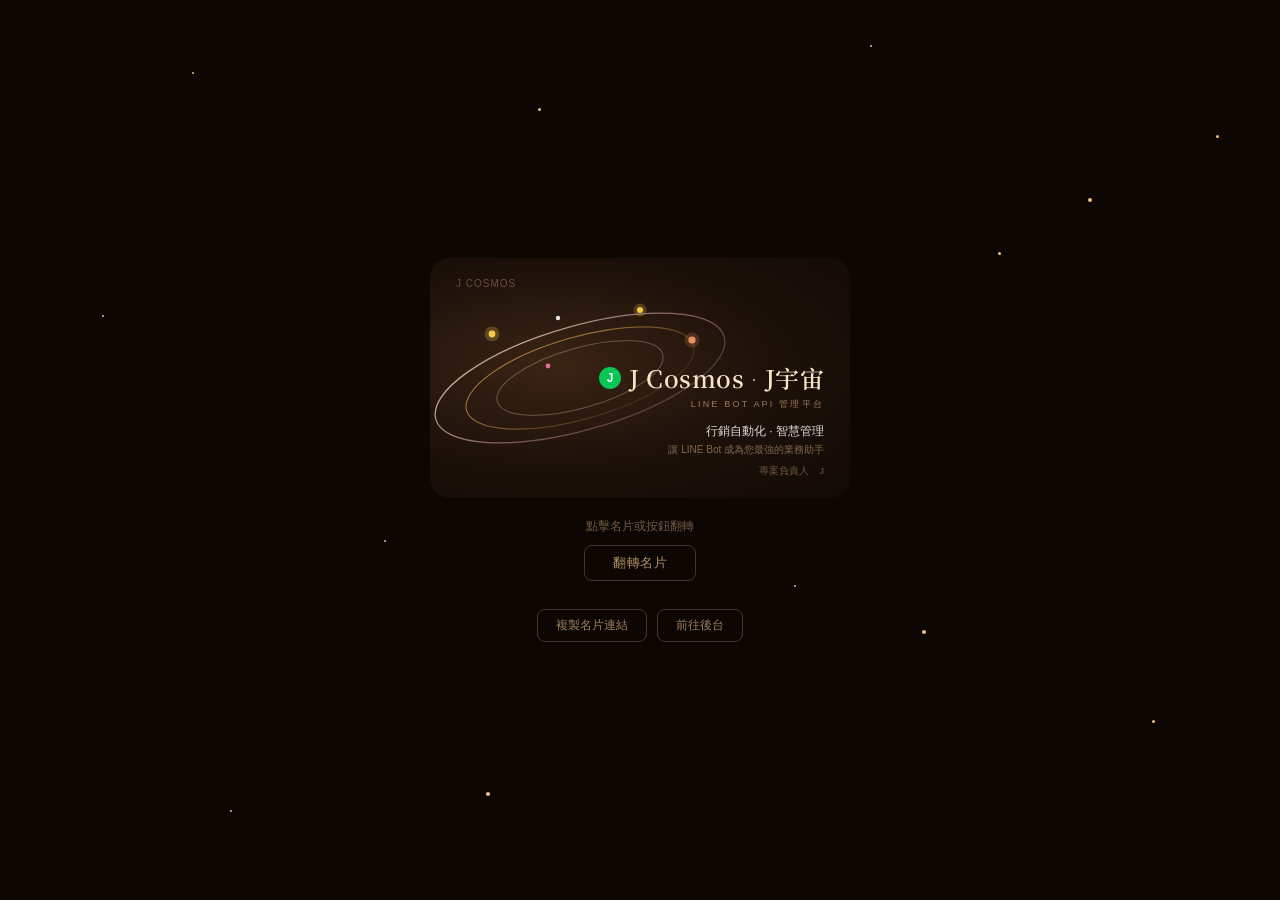
<file: card.html>
<!DOCTYPE html>
<html lang="zh-TW">
<head>
<meta charset="UTF-8">
<meta name="viewport" content="width=device-width, initial-scale=1.0">
<title>J Cosmos — LINE Bot API 管理平台</title>
<link rel="preconnect" href="https://fonts.googleapis.com">
<link rel="preconnect" href="https://fonts.gstatic.com" crossorigin>
<link href="https://fonts.googleapis.com/css2?family=Noto+Serif+TC:wght@600;700&display=swap" rel="stylesheet">
<link rel="icon" type="image/svg+xml" href="favicon.svg">
<style>
*,*::before,*::after{box-sizing:border-box;margin:0;padding:0}
html,body{height:100%;font-family:Arial,sans-serif}
body{background:#0d0704;display:flex;flex-direction:column;align-items:center;justify-content:center;min-height:100vh;padding:24px}

.starfield{position:fixed;inset:0;z-index:0;overflow:hidden;pointer-events:none}
.starfield span{position:absolute;border-radius:50%;background:#e8c08a;animation:twinkle var(--d) ease-in-out infinite alternate}
@keyframes twinkle{0%{opacity:.15}100%{opacity:.7}}

.scene{width:420px;max-width:100%;perspective:1200px;position:relative;z-index:1;cursor:pointer}
.card-inner{width:100%;aspect-ratio:420/240;position:relative;transform-style:preserve-3d;transition:transform .75s cubic-bezier(.4,0,.2,1)}
.scene.flipped .card-inner{transform:rotateY(180deg)}

.face{position:absolute;inset:0;border-radius:20px;backface-visibility:hidden;overflow:hidden}
.scene .front{pointer-events:auto}
.scene .back{pointer-events:none}
.scene.flipped .front{pointer-events:none}
.scene.flipped .back{pointer-events:auto}
.front{background:radial-gradient(ellipse at 30% 45%, #3a2415 0%, #1c1009 55%, #120a06 100%)}
.back{background:radial-gradient(ellipse at 35% 70%, #341f10 0%, #180f08 60%, #100905 100%);transform:rotateY(180deg)}

/* ── 正面：軌道 + 行星 SVG ── */
.orbit-svg{position:absolute;inset:0;z-index:1}

/* ── 正面文字：置右下 ── */
.front-inner{position:relative;z-index:2;padding:20px 26px;height:100%;display:flex;flex-direction:column;justify-content:space-between}
.corner-hint{font-size:10px;color:rgba(232,192,138,.35);letter-spacing:1px}
.brand-block{align-self:flex-end;text-align:right;max-width:340px}
.brand-row{display:flex;align-items:center;justify-content:flex-end;gap:8px}
.logo-circle{width:22px;height:22px;background:#06C755;border-radius:50%;display:flex;align-items:center;justify-content:center;font-size:12px;font-weight:700;color:#fff;font-family:Arial,sans-serif;flex-shrink:0}
.brand-title{font-family:Georgia,'Noto Serif TC','Noto Serif CJK TC',serif;font-size:24px;font-weight:600;color:#f6e4c4;letter-spacing:.5px}
.brand-title .dot{font-size:16px;color:#e8c08a;vertical-align:2px;margin:0 2px;opacity:.85}
.brand-sub{font-size:9px;color:rgba(232,192,138,.6);letter-spacing:2.2px;text-transform:uppercase;margin-top:3px}
.tagline-main{font-size:12px;color:rgba(255,255,255,.85);margin-top:12px}
.tagline-desc{font-size:10px;color:rgba(232,192,138,.5);margin-top:3px}
.owner-tag{font-size:9.5px;color:rgba(232,192,138,.4);margin-top:8px}

/* ── 背面裝飾圓 ── */
.bg-ring{position:absolute;border-radius:50%;border:1px solid rgba(232,192,138,.14)}
.bg-ring-a{width:290px;height:290px;top:-50px;right:-70px}
.bg-ring-b{width:170px;height:170px;bottom:-40px;left:-25px}

.back-inner{position:relative;z-index:2;padding:22px 28px;height:100%;display:flex;flex-direction:column;justify-content:space-between}
.feat-label{font-size:12px;font-weight:500;color:#fff;margin-bottom:8px}
.feat-grid{display:grid;grid-template-columns:repeat(3,1fr);gap:6px 10px}
.feat-item{display:flex;align-items:center;gap:5px;font-size:11px;color:rgba(255,255,255,.78)}
.feat-dot{width:4px;height:4px;border-radius:50%;background:#06C755;flex-shrink:0}
.back-foot{display:flex;justify-content:space-between;align-items:flex-end}
.contact-block .c-label{font-size:10px;color:rgba(232,192,138,.6)}
.contact-block .c-email{font-size:11.5px;color:#f0d9ae;margin-top:2px}
.contact-block .c-owner{font-size:10px;color:rgba(232,192,138,.45);margin-top:2px}
.contact-block .c-line{font-size:11.5px;color:#06C755;margin-top:2px;text-decoration:none;display:block;font-weight:600}
.contact-block .c-line:hover{text-decoration:underline}
.cta{background:#06C755;color:#fff;border:none;border-radius:8px;padding:8px 18px;font-size:12px;font-weight:500;cursor:pointer;letter-spacing:.3px;text-decoration:none;display:inline-block}
.cta:hover{background:#05b34c}

.controls{margin-top:20px;display:flex;flex-direction:column;align-items:center;gap:10px;position:relative;z-index:1}
.hint-txt{font-size:12px;color:rgba(232,192,138,.45)}
.flip-btn{background:transparent;border:1px solid rgba(232,192,138,.25);border-radius:8px;padding:8px 28px;font-size:13px;color:rgba(232,192,138,.75);cursor:pointer;letter-spacing:.5px}
.flip-btn:hover{border-color:rgba(232,192,138,.55);color:#f0d9ae}

.share-row{margin-top:28px;display:flex;gap:10px;position:relative;z-index:1;flex-wrap:wrap;justify-content:center}
.share-btn{background:transparent;border:1px solid rgba(232,192,138,.25);border-radius:8px;padding:7px 18px;font-size:12px;color:rgba(232,192,138,.65);cursor:pointer}
.share-btn:hover{border-color:rgba(232,192,138,.55);color:#f0d9ae}

@media(max-width:460px){
  .scene{width:100%}
  .feat-grid{grid-template-columns:repeat(2,1fr)}
}
@media(prefers-reduced-motion:reduce){
  .card-inner{transition:none}
  .starfield span{animation:none;opacity:.3}
}
</style>
</head>
<body>

<div class="starfield" aria-hidden="true" id="sf"></div>

<div class="scene" id="scene" onclick="this.classList.toggle('flipped')" role="button" aria-label="點擊翻轉名片">
  <div class="card-inner">

    <div class="face front">
      <svg class="orbit-svg" viewBox="0 0 420 240" xmlns="http://www.w3.org/2000/svg">
        <defs>
          <linearGradient id="ringA" x1="0%" y1="0%" x2="100%" y2="100%">
            <stop offset="0%" stop-color="#f6e4c4" stop-opacity="0.85"/>
            <stop offset="100%" stop-color="#e28fae" stop-opacity="0.15"/>
          </linearGradient>
          <linearGradient id="ringB" x1="0%" y1="0%" x2="100%" y2="100%">
            <stop offset="0%" stop-color="#e0a755" stop-opacity="0.8"/>
            <stop offset="100%" stop-color="#e0a755" stop-opacity="0.05"/>
          </linearGradient>
        </defs>
        <g transform="translate(150,120) rotate(-16)">
          <ellipse cx="0" cy="0" rx="150" ry="52" fill="none" stroke="url(#ringA)" stroke-width="1.3"/>
          <ellipse cx="0" cy="0" rx="118" ry="41" fill="none" stroke="url(#ringB)" stroke-width="1.1"/>
          <ellipse cx="0" cy="0" rx="86" ry="30" fill="none" stroke="rgba(246,228,196,0.3)" stroke-width="1"/>
        </g>
        <circle cx="62" cy="76" r="3.4" fill="#f4c94f"/>
        <circle cx="62" cy="76" r="7.5" fill="#f4c94f" opacity="0.25"/>
        <circle cx="128" cy="60" r="2.2" fill="#fff" opacity="0.9"/>
        <circle cx="210" cy="52" r="3" fill="#f4c94f"/>
        <circle cx="210" cy="52" r="6.5" fill="#f4c94f" opacity="0.22"/>
        <circle cx="262" cy="82" r="3.6" fill="#e8935f"/>
        <circle cx="262" cy="82" r="7.5" fill="#e8935f" opacity="0.2"/>
        <circle cx="118" cy="108" r="2.4" fill="#e26f9a"/>
      </svg>

      <div class="front-inner">
        <div class="corner-hint">J COSMOS</div>
        <div class="brand-block">
          <div class="brand-row">
            <div class="logo-circle">J</div>
            <div class="brand-title">J Cosmos<span class="dot">‧</span>J宇宙</div>
          </div>
          <div class="brand-sub">LINE BOT API 管理平台</div>
          <div class="tagline-main">行銷自動化 · 智慧管理</div>
          <div class="tagline-desc">讓 LINE Bot 成為您最強的業務助手</div>
          <div class="owner-tag">專案負責人　J</div>
        </div>
      </div>
    </div>

    <div class="face back">
      <div class="bg-ring bg-ring-a"></div>
      <div class="bg-ring bg-ring-b"></div>
      <div class="back-inner">
        <div>
          <div class="feat-label">核心功能</div>
          <div class="feat-grid">
            <div class="feat-item"><span class="feat-dot"></span>自動回覆管理</div>
            <div class="feat-item"><span class="feat-dot"></span>受眾精準推播</div>
            <div class="feat-item"><span class="feat-dot"></span>圖文選單設計</div>
            <div class="feat-item"><span class="feat-dot"></span>小遊戲互動</div>
            <div class="feat-item"><span class="feat-dot"></span>推薦集點機制</div>
            <div class="feat-item"><span class="feat-dot"></span>數據儀表板</div>
            <div class="feat-item"><span class="feat-dot"></span>黑名單管理</div>
            <div class="feat-item"><span class="feat-dot"></span>資料匯出</div>
            <div class="feat-item"><span class="feat-dot"></span>系統管理後台</div>
          </div>
        </div>
        <div class="back-foot">
          <div class="contact-block">
            <div class="c-label">聯絡我們</div>
            <div class="c-email">superjcosmos@gmail.com</div>
            <a class="c-line" href="https://line.me/R/ti/p/@567zuvof" target="_blank" rel="noopener" onclick="event.stopPropagation()">LINE：@567zuvof</a>
            <div class="c-owner">專案負責人　J</div>
          </div>
          <a class="cta" href="https://superjcosmos.github.io/LINEBOTmain/" target="_blank" rel="noopener" onclick="event.stopPropagation()">立即體驗</a>
        </div>
      </div>
    </div>

  </div>
</div>

<div class="controls">
  <span class="hint-txt">點擊名片或按鈕翻轉</span>
  <button class="flip-btn" onclick="document.getElementById('scene').classList.toggle('flipped')">翻轉名片</button>
</div>

<div class="share-row">
  <button class="share-btn" onclick="copyLink()">複製名片連結</button>
  <a class="share-btn" href="https://superjcosmos.github.io/LINEBOTmain/" target="_blank" rel="noopener" style="text-decoration:none">前往後台</a>
</div>

<script>
(function(){
  var sf=document.getElementById('sf');
  var stars=[
    {s:2,t:8,l:15,d:2.8},{s:3,t:12,l:42,d:3.5},{s:2,t:5,l:68,d:2.1},
    {s:4,t:22,l:85,d:4.2},{s:2,t:35,l:8,d:3.1},{s:3,t:45,l:55,d:2.7},
    {s:2,t:60,l:30,d:3.8},{s:4,t:70,l:72,d:2.4},{s:3,t:80,l:90,d:3.3},
    {s:2,t:90,l:18,d:4.5},{s:3,t:15,l:95,d:2.9},{s:2,t:50,l:48,d:3.6},
    {s:3,t:28,l:78,d:2.3},{s:2,t:65,l:62,d:4.1},{s:4,t:88,l:38,d:3.0}
  ];
  stars.forEach(function(s){
    var el=document.createElement('span');
    el.style.cssText='width:'+s.s+'px;height:'+s.s+'px;top:'+s.t+'%;left:'+s.l+'%;--d:'+s.d+'s';
    sf.appendChild(el);
  });
})();

function copyLink(){
  var url=window.location.href;
  if(navigator.clipboard){
    navigator.clipboard.writeText(url).then(function(){alert('連結已複製！');});
  } else {
    var ta=document.createElement('textarea');
    ta.value=url;document.body.appendChild(ta);ta.select();
    document.execCommand('copy');document.body.removeChild(ta);
    alert('連結已複製！');
  }
}
</script>
</body>
</html>
</file>
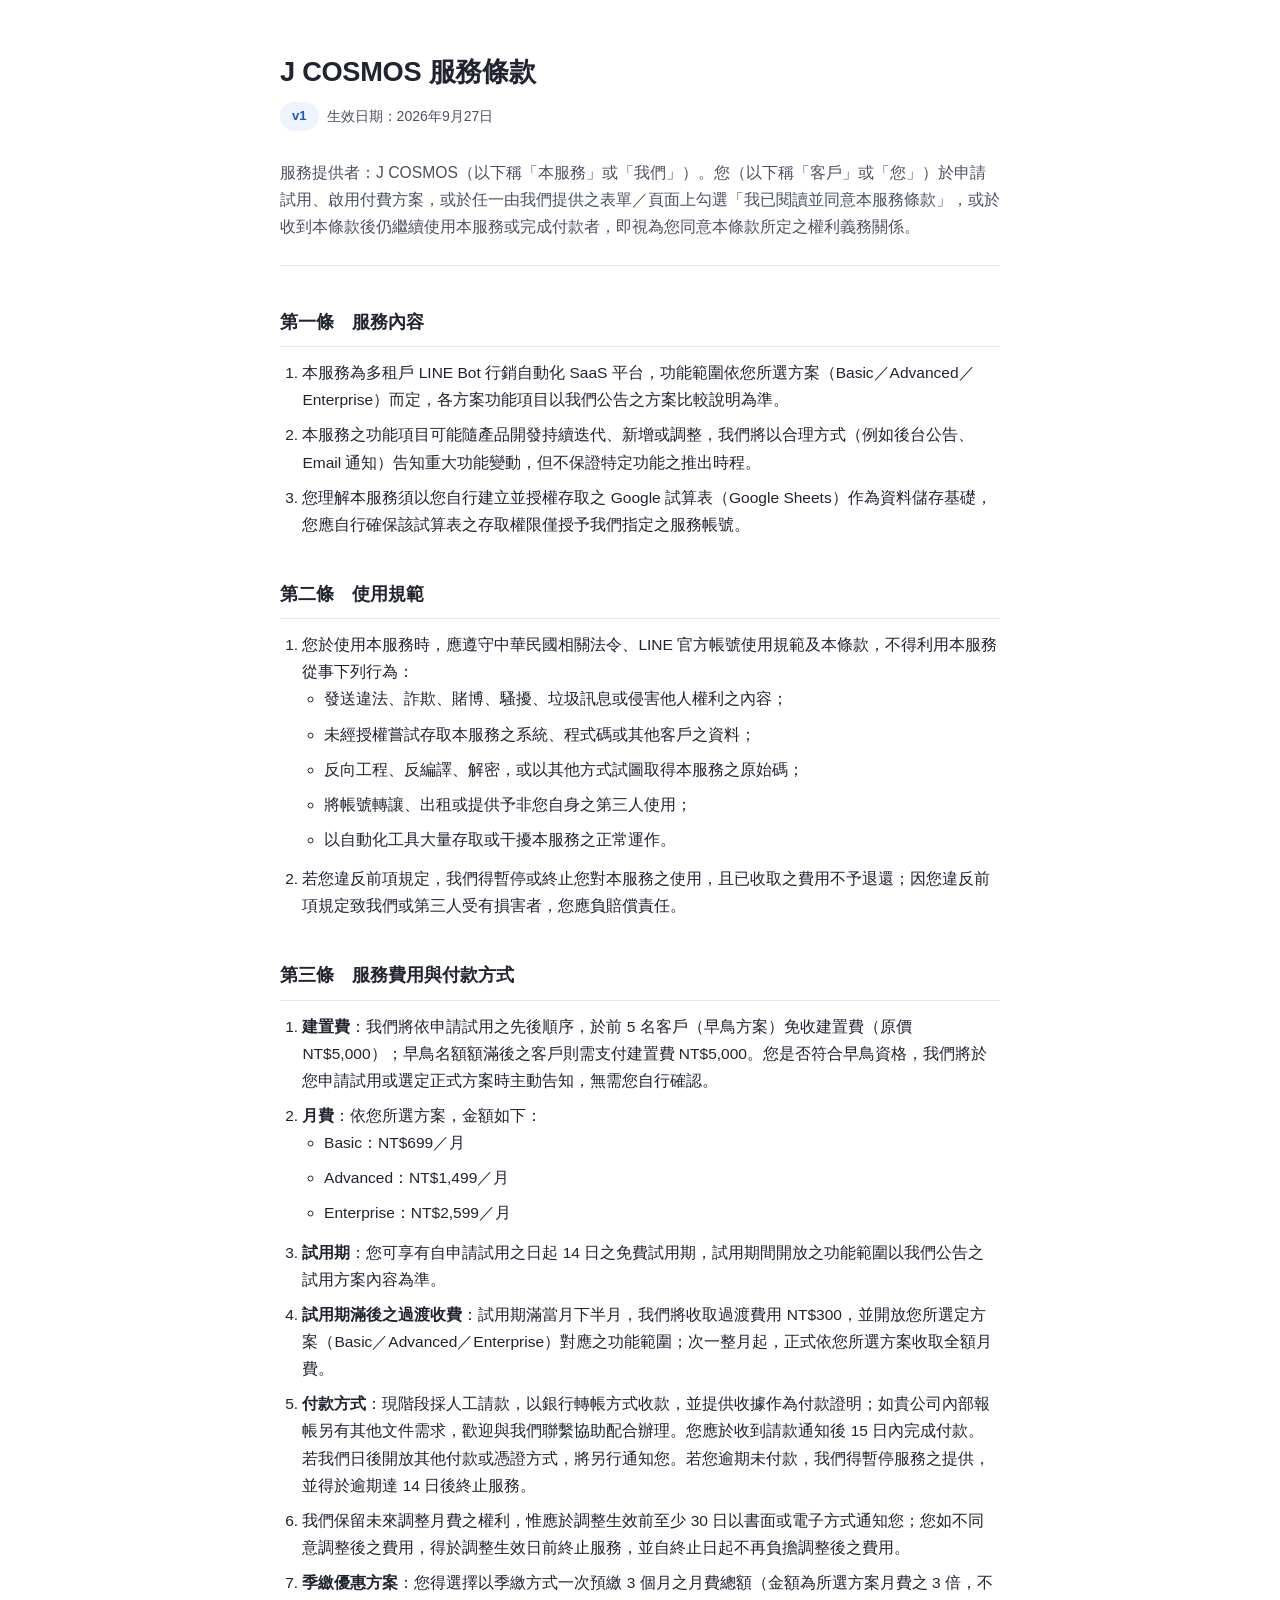
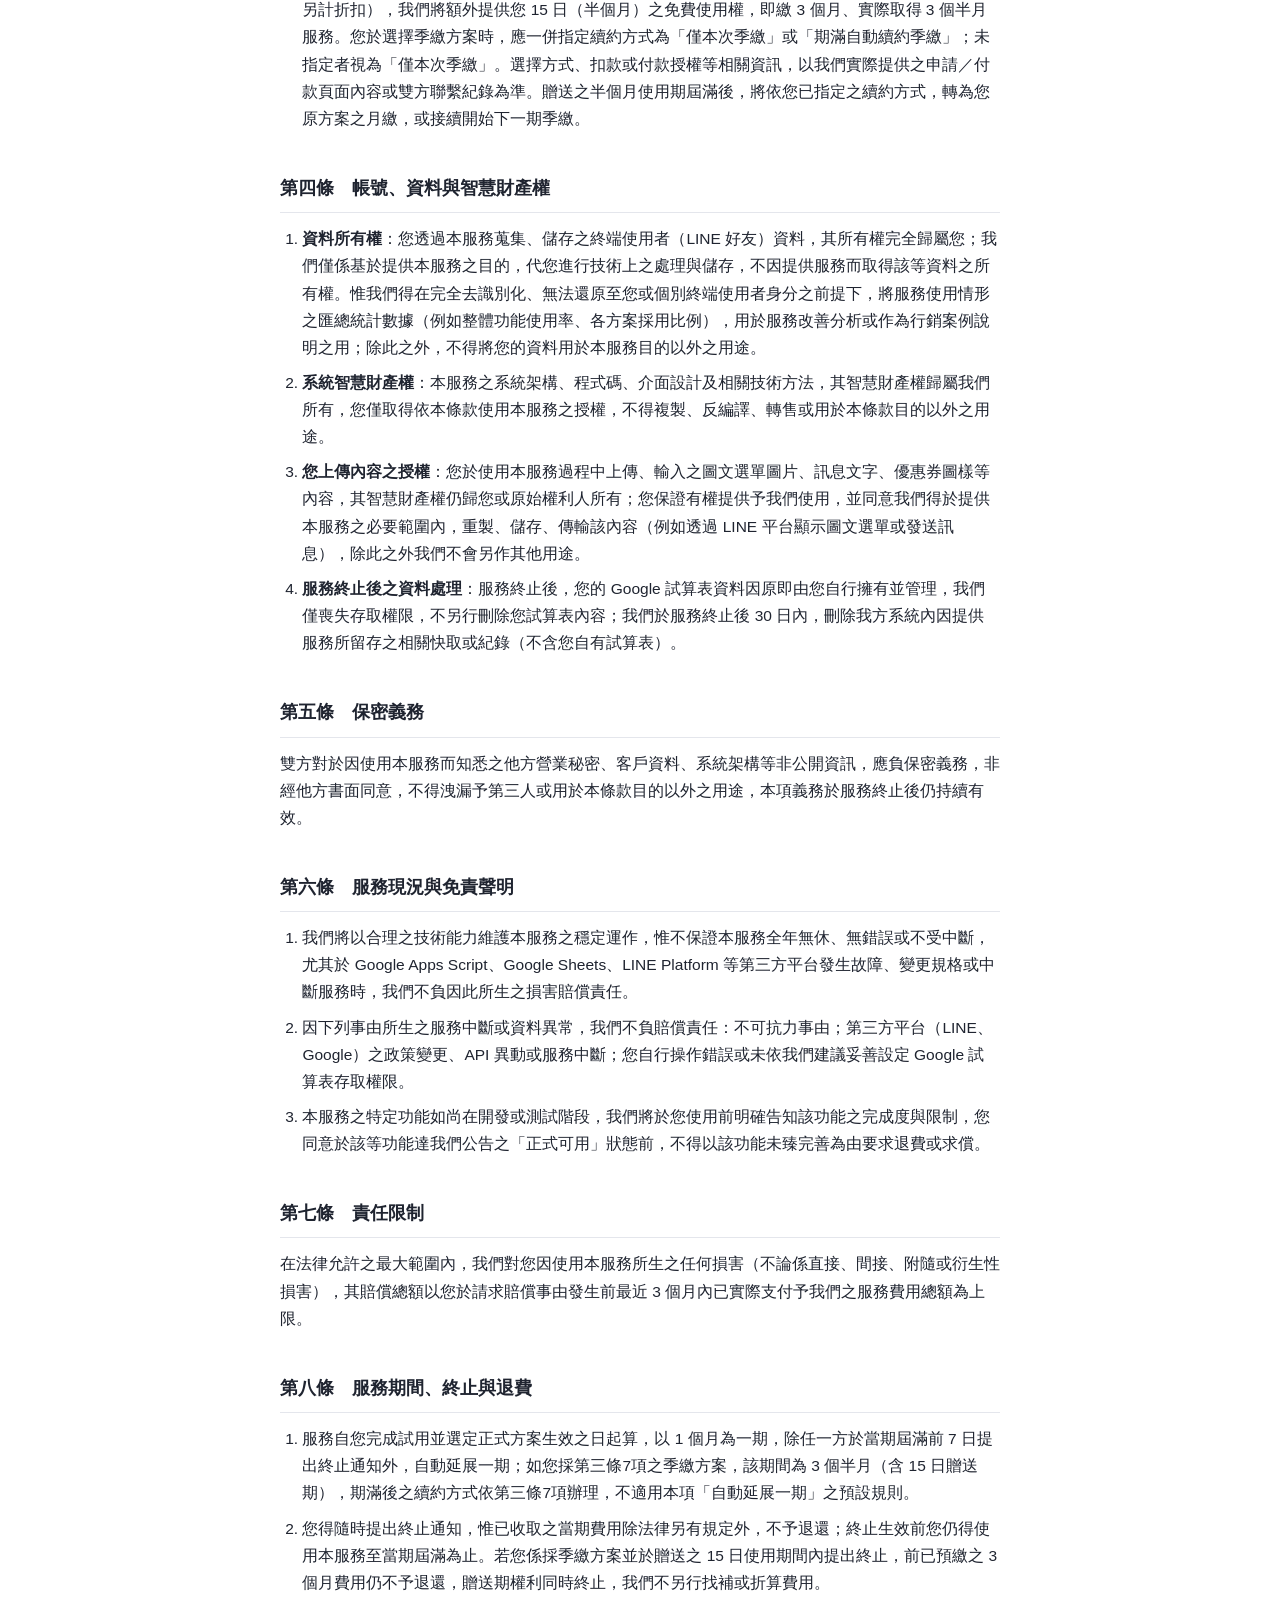
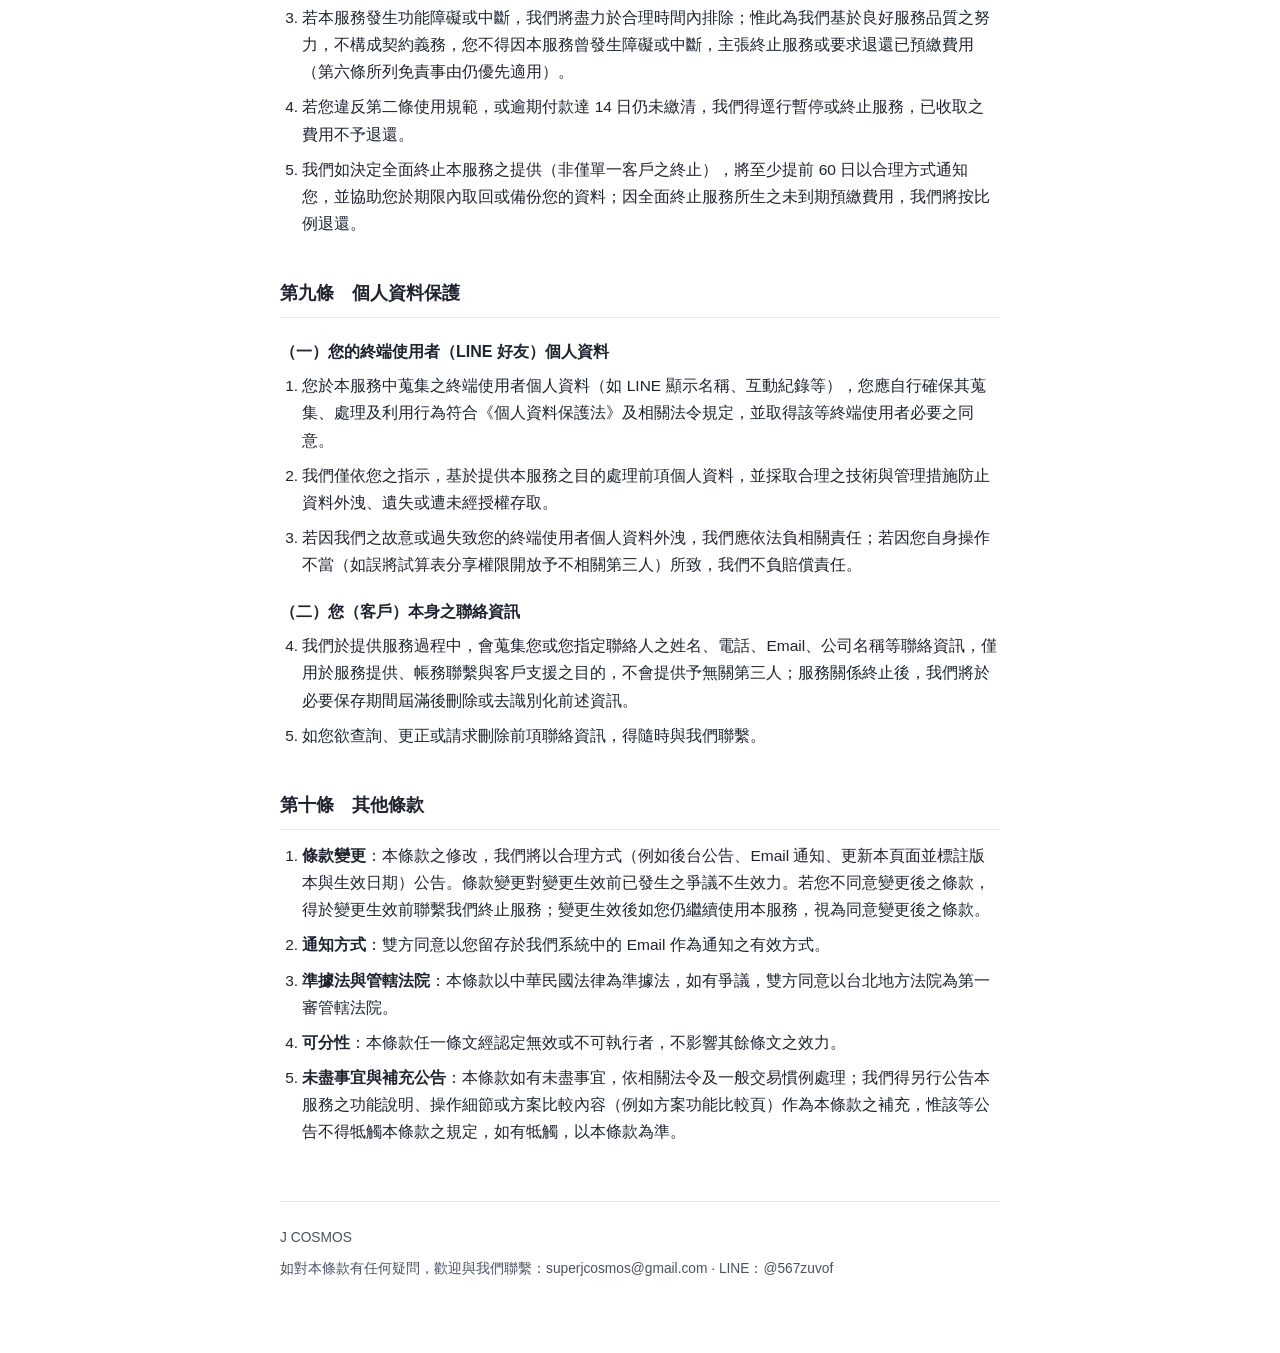
<file: terms-20260927v1.html>
<!DOCTYPE html>
<html lang="zh-Hant">
<head>
<meta charset="UTF-8">
<meta name="viewport" content="width=device-width, initial-scale=1.0">
<title>服務條款｜J COSMOS</title>
<style>
  :root{
    --ink:#1f2430;
    --ink-soft:#4b5163;
    --bg:#ffffff;
    --line:#e4e6ec;
    --accent:#1a56db;
    --accent-soft:#eef3fd;
    --warn:#8a5a00;
    --warn-bg:#fbf0dc;
  }
  *{box-sizing:border-box;}
  body{
    margin:0;
    background:var(--bg);
    color:var(--ink);
    font-family:"Noto Sans TC","PingFang TC","Microsoft JhengHei",-apple-system,BlinkMacSystemFont,"Segoe UI",sans-serif;
    line-height:1.75;
    padding:0 20px;
  }
  .wrap{max-width:720px; margin:0 auto; padding:48px 0 72px;}

  h1{font-size:1.7rem; margin:0 0 6px; letter-spacing:-0.01em;}
  .version-line{
    font-size:0.88rem; color:var(--ink-soft);
    display:flex; gap:8px; flex-wrap:wrap; align-items:center;
    margin-bottom:28px;
  }
  .version-badge{
    background:var(--accent-soft); color:var(--accent);
    border-radius:999px; padding:3px 12px; font-weight:600; font-size:0.82rem;
  }

  .intro{
    font-size:0.98rem; color:var(--ink-soft);
    padding-bottom:24px; margin-bottom:32px;
    border-bottom:1px solid var(--line);
  }

  h2{
    font-size:1.15rem;
    margin:40px 0 12px;
    padding-bottom:8px;
    border-bottom:1px solid var(--line);
  }
  h3{font-size:1rem; margin:20px 0 6px;}
  p{margin:0 0 12px; font-size:0.97rem;}
  ol, ul{margin:0 0 12px; padding-left:1.4em;}
  ol > li, ul > li{margin-bottom:8px; font-size:0.97rem;}
  a{color:var(--accent);}

  .callout{
    background:var(--warn-bg); color:var(--warn);
    border-radius:10px; padding:12px 16px;
    font-size:0.9rem; margin:16px 0;
  }

  footer{
    margin-top:56px; padding-top:24px; border-top:1px solid var(--line);
    color:var(--ink-soft); font-size:0.86rem;
    display:flex; flex-direction:column; gap:6px;
  }
  footer a{color:var(--ink-soft); text-decoration:underline;}

  @media (max-width:480px){
    .wrap{padding:32px 0 56px;}
    h1{font-size:1.4rem;}
  }
</style>
</head>
<body>
<div class="wrap">

  <h1>J COSMOS 服務條款</h1>
  <div class="version-line">
    <span class="version-badge">v1</span>
    <span>生效日期：2026年9月27日</span>
  </div>

  <p class="intro">
    服務提供者：J COSMOS（以下稱「本服務」或「我們」）。您（以下稱「客戶」或「您」）於申請試用、啟用付費方案，或於任一由我們提供之表單／頁面上勾選「我已閱讀並同意本服務條款」，或於收到本條款後仍繼續使用本服務或完成付款者，即視為您同意本條款所定之權利義務關係。
  </p>

  <h2>第一條　服務內容</h2>
  <ol>
    <li>本服務為多租戶 LINE Bot 行銷自動化 SaaS 平台，功能範圍依您所選方案（Basic／Advanced／Enterprise）而定，各方案功能項目以我們公告之方案比較說明為準。</li>
    <li>本服務之功能項目可能隨產品開發持續迭代、新增或調整，我們將以合理方式（例如後台公告、Email 通知）告知重大功能變動，但不保證特定功能之推出時程。</li>
    <li>您理解本服務須以您自行建立並授權存取之 Google 試算表（Google Sheets）作為資料儲存基礎，您應自行確保該試算表之存取權限僅授予我們指定之服務帳號。</li>
  </ol>

  <h2>第二條　使用規範</h2>
  <ol>
    <li>您於使用本服務時，應遵守中華民國相關法令、LINE 官方帳號使用規範及本條款，不得利用本服務從事下列行為：
      <ul>
        <li>發送違法、詐欺、賭博、騷擾、垃圾訊息或侵害他人權利之內容；</li>
        <li>未經授權嘗試存取本服務之系統、程式碼或其他客戶之資料；</li>
        <li>反向工程、反編譯、解密，或以其他方式試圖取得本服務之原始碼；</li>
        <li>將帳號轉讓、出租或提供予非您自身之第三人使用；</li>
        <li>以自動化工具大量存取或干擾本服務之正常運作。</li>
      </ul>
    </li>
    <li>若您違反前項規定，我們得暫停或終止您對本服務之使用，且已收取之費用不予退還；因您違反前項規定致我們或第三人受有損害者，您應負賠償責任。</li>
  </ol>

  <h2>第三條　服務費用與付款方式</h2>
  <ol>
    <li><b>建置費</b>：我們將依申請試用之先後順序，於前 5 名客戶（早鳥方案）免收建置費（原價 NT$5,000）；早鳥名額額滿後之客戶則需支付建置費 NT$5,000。您是否符合早鳥資格，我們將於您申請試用或選定正式方案時主動告知，無需您自行確認。</li>
    <li><b>月費</b>：依您所選方案，金額如下：
      <ul>
        <li>Basic：NT$699／月</li>
        <li>Advanced：NT$1,499／月</li>
        <li>Enterprise：NT$2,599／月</li>
      </ul>
    </li>
    <li><b>試用期</b>：您可享有自申請試用之日起 14 日之免費試用期，試用期間開放之功能範圍以我們公告之試用方案內容為準。</li>
    <li><b>試用期滿後之過渡收費</b>：試用期滿當月下半月，我們將收取過渡費用 NT$300，並開放您所選定方案（Basic／Advanced／Enterprise）對應之功能範圍；次一整月起，正式依您所選方案收取全額月費。</li>
    <li><b>付款方式</b>：現階段採人工請款，以銀行轉帳方式收款，並提供收據作為付款證明；如貴公司內部報帳另有其他文件需求，歡迎與我們聯繫協助配合辦理。您應於收到請款通知後 15 日內完成付款。若我們日後開放其他付款或憑證方式，將另行通知您。若您逾期未付款，我們得暫停服務之提供，並得於逾期達 14 日後終止服務。</li>
    <li>我們保留未來調整月費之權利，惟應於調整生效前至少 30 日以書面或電子方式通知您；您如不同意調整後之費用，得於調整生效日前終止服務，並自終止日起不再負擔調整後之費用。</li>
    <li><b>季繳優惠方案</b>：您得選擇以季繳方式一次預繳 3 個月之月費總額（金額為所選方案月費之 3 倍，不另計折扣），我們將額外提供您 15 日（半個月）之免費使用權，即繳 3 個月、實際取得 3 個半月服務。您於選擇季繳方案時，應一併指定續約方式為「僅本次季繳」或「期滿自動續約季繳」；未指定者視為「僅本次季繳」。選擇方式、扣款或付款授權等相關資訊，以我們實際提供之申請／付款頁面內容或雙方聯繫紀錄為準。贈送之半個月使用期屆滿後，將依您已指定之續約方式，轉為您原方案之月繳，或接續開始下一期季繳。</li>
  </ol>

  <h2>第四條　帳號、資料與智慧財產權</h2>
  <ol>
    <li><b>資料所有權</b>：您透過本服務蒐集、儲存之終端使用者（LINE 好友）資料，其所有權完全歸屬您；我們僅係基於提供本服務之目的，代您進行技術上之處理與儲存，不因提供服務而取得該等資料之所有權。惟我們得在完全去識別化、無法還原至您或個別終端使用者身分之前提下，將服務使用情形之匯總統計數據（例如整體功能使用率、各方案採用比例），用於服務改善分析或作為行銷案例說明之用；除此之外，不得將您的資料用於本服務目的以外之用途。</li>
    <li><b>系統智慧財產權</b>：本服務之系統架構、程式碼、介面設計及相關技術方法，其智慧財產權歸屬我們所有，您僅取得依本條款使用本服務之授權，不得複製、反編譯、轉售或用於本條款目的以外之用途。</li>
    <li><b>您上傳內容之授權</b>：您於使用本服務過程中上傳、輸入之圖文選單圖片、訊息文字、優惠券圖樣等內容，其智慧財產權仍歸您或原始權利人所有；您保證有權提供予我們使用，並同意我們得於提供本服務之必要範圍內，重製、儲存、傳輸該內容（例如透過 LINE 平台顯示圖文選單或發送訊息），除此之外我們不會另作其他用途。</li>
    <li><b>服務終止後之資料處理</b>：服務終止後，您的 Google 試算表資料因原即由您自行擁有並管理，我們僅喪失存取權限，不另行刪除您試算表內容；我們於服務終止後 30 日內，刪除我方系統內因提供服務所留存之相關快取或紀錄（不含您自有試算表）。</li>
  </ol>

  <h2>第五條　保密義務</h2>
  <p>雙方對於因使用本服務而知悉之他方營業秘密、客戶資料、系統架構等非公開資訊，應負保密義務，非經他方書面同意，不得洩漏予第三人或用於本條款目的以外之用途，本項義務於服務終止後仍持續有效。</p>

  <h2>第六條　服務現況與免責聲明</h2>
  <ol>
    <li>我們將以合理之技術能力維護本服務之穩定運作，惟不保證本服務全年無休、無錯誤或不受中斷，尤其於 Google Apps Script、Google Sheets、LINE Platform 等第三方平台發生故障、變更規格或中斷服務時，我們不負因此所生之損害賠償責任。</li>
    <li>因下列事由所生之服務中斷或資料異常，我們不負賠償責任：不可抗力事由；第三方平台（LINE、Google）之政策變更、API 異動或服務中斷；您自行操作錯誤或未依我們建議妥善設定 Google 試算表存取權限。</li>
    <li>本服務之特定功能如尚在開發或測試階段，我們將於您使用前明確告知該功能之完成度與限制，您同意於該等功能達我們公告之「正式可用」狀態前，不得以該功能未臻完善為由要求退費或求償。</li>
  </ol>

  <h2>第七條　責任限制</h2>
  <p>在法律允許之最大範圍內，我們對您因使用本服務所生之任何損害（不論係直接、間接、附隨或衍生性損害），其賠償總額以您於請求賠償事由發生前最近 3 個月內已實際支付予我們之服務費用總額為上限。</p>

  <h2>第八條　服務期間、終止與退費</h2>
  <ol>
    <li>服務自您完成試用並選定正式方案生效之日起算，以 1 個月為一期，除任一方於當期屆滿前 7 日提出終止通知外，自動延展一期；如您採第三條7項之季繳方案，該期間為 3 個半月（含 15 日贈送期），期滿後之續約方式依第三條7項辦理，不適用本項「自動延展一期」之預設規則。</li>
    <li>您得隨時提出終止通知，惟已收取之當期費用除法律另有規定外，不予退還；終止生效前您仍得使用本服務至當期屆滿為止。若您係採季繳方案並於贈送之 15 日使用期間內提出終止，前已預繳之 3 個月費用仍不予退還，贈送期權利同時終止，我們不另行找補或折算費用。</li>
    <li>若本服務發生功能障礙或中斷，我們將盡力於合理時間內排除；惟此為我們基於良好服務品質之努力，不構成契約義務，您不得因本服務曾發生障礙或中斷，主張終止服務或要求退還已預繳費用（第六條所列免責事由仍優先適用）。</li>
    <li>若您違反第二條使用規範，或逾期付款達 14 日仍未繳清，我們得逕行暫停或終止服務，已收取之費用不予退還。</li>
    <li>我們如決定全面終止本服務之提供（非僅單一客戶之終止），將至少提前 60 日以合理方式通知您，並協助您於期限內取回或備份您的資料；因全面終止服務所生之未到期預繳費用，我們將按比例退還。</li>
  </ol>

  <h2>第九條　個人資料保護</h2>
  <h3>（一）您的終端使用者（LINE 好友）個人資料</h3>
  <ol>
    <li>您於本服務中蒐集之終端使用者個人資料（如 LINE 顯示名稱、互動紀錄等），您應自行確保其蒐集、處理及利用行為符合《個人資料保護法》及相關法令規定，並取得該等終端使用者必要之同意。</li>
    <li>我們僅依您之指示，基於提供本服務之目的處理前項個人資料，並採取合理之技術與管理措施防止資料外洩、遺失或遭未經授權存取。</li>
    <li>若因我們之故意或過失致您的終端使用者個人資料外洩，我們應依法負相關責任；若因您自身操作不當（如誤將試算表分享權限開放予不相關第三人）所致，我們不負賠償責任。</li>
  </ol>
  <h3>（二）您（客戶）本身之聯絡資訊</h3>
  <ol start="4">
    <li>我們於提供服務過程中，會蒐集您或您指定聯絡人之姓名、電話、Email、公司名稱等聯絡資訊，僅用於服務提供、帳務聯繫與客戶支援之目的，不會提供予無關第三人；服務關係終止後，我們將於必要保存期間屆滿後刪除或去識別化前述資訊。</li>
    <li>如您欲查詢、更正或請求刪除前項聯絡資訊，得隨時與我們聯繫。</li>
  </ol>

  <h2>第十條　其他條款</h2>
  <ol>
    <li><b>條款變更</b>：本條款之修改，我們將以合理方式（例如後台公告、Email 通知、更新本頁面並標註版本與生效日期）公告。條款變更對變更生效前已發生之爭議不生效力。若您不同意變更後之條款，得於變更生效前聯繫我們終止服務；變更生效後如您仍繼續使用本服務，視為同意變更後之條款。</li>
    <li><b>通知方式</b>：雙方同意以您留存於我們系統中的 Email 作為通知之有效方式。</li>
    <li><b>準據法與管轄法院</b>：本條款以中華民國法律為準據法，如有爭議，雙方同意以台北地方法院為第一審管轄法院。</li>
    <li><b>可分性</b>：本條款任一條文經認定無效或不可執行者，不影響其餘條文之效力。</li>
    <li><b>未盡事宜與補充公告</b>：本條款如有未盡事宜，依相關法令及一般交易慣例處理；我們得另行公告本服務之功能說明、操作細節或方案比較內容（例如方案功能比較頁）作為本條款之補充，惟該等公告不得牴觸本條款之規定，如有牴觸，以本條款為準。</li>
  </ol>

  <footer>
    <span>J COSMOS</span>
    <span>如對本條款有任何疑問，歡迎與我們聯繫：superjcosmos@gmail.com · LINE：@567zuvof</span>
  </footer>

</div>
</body>
</html>
</file>
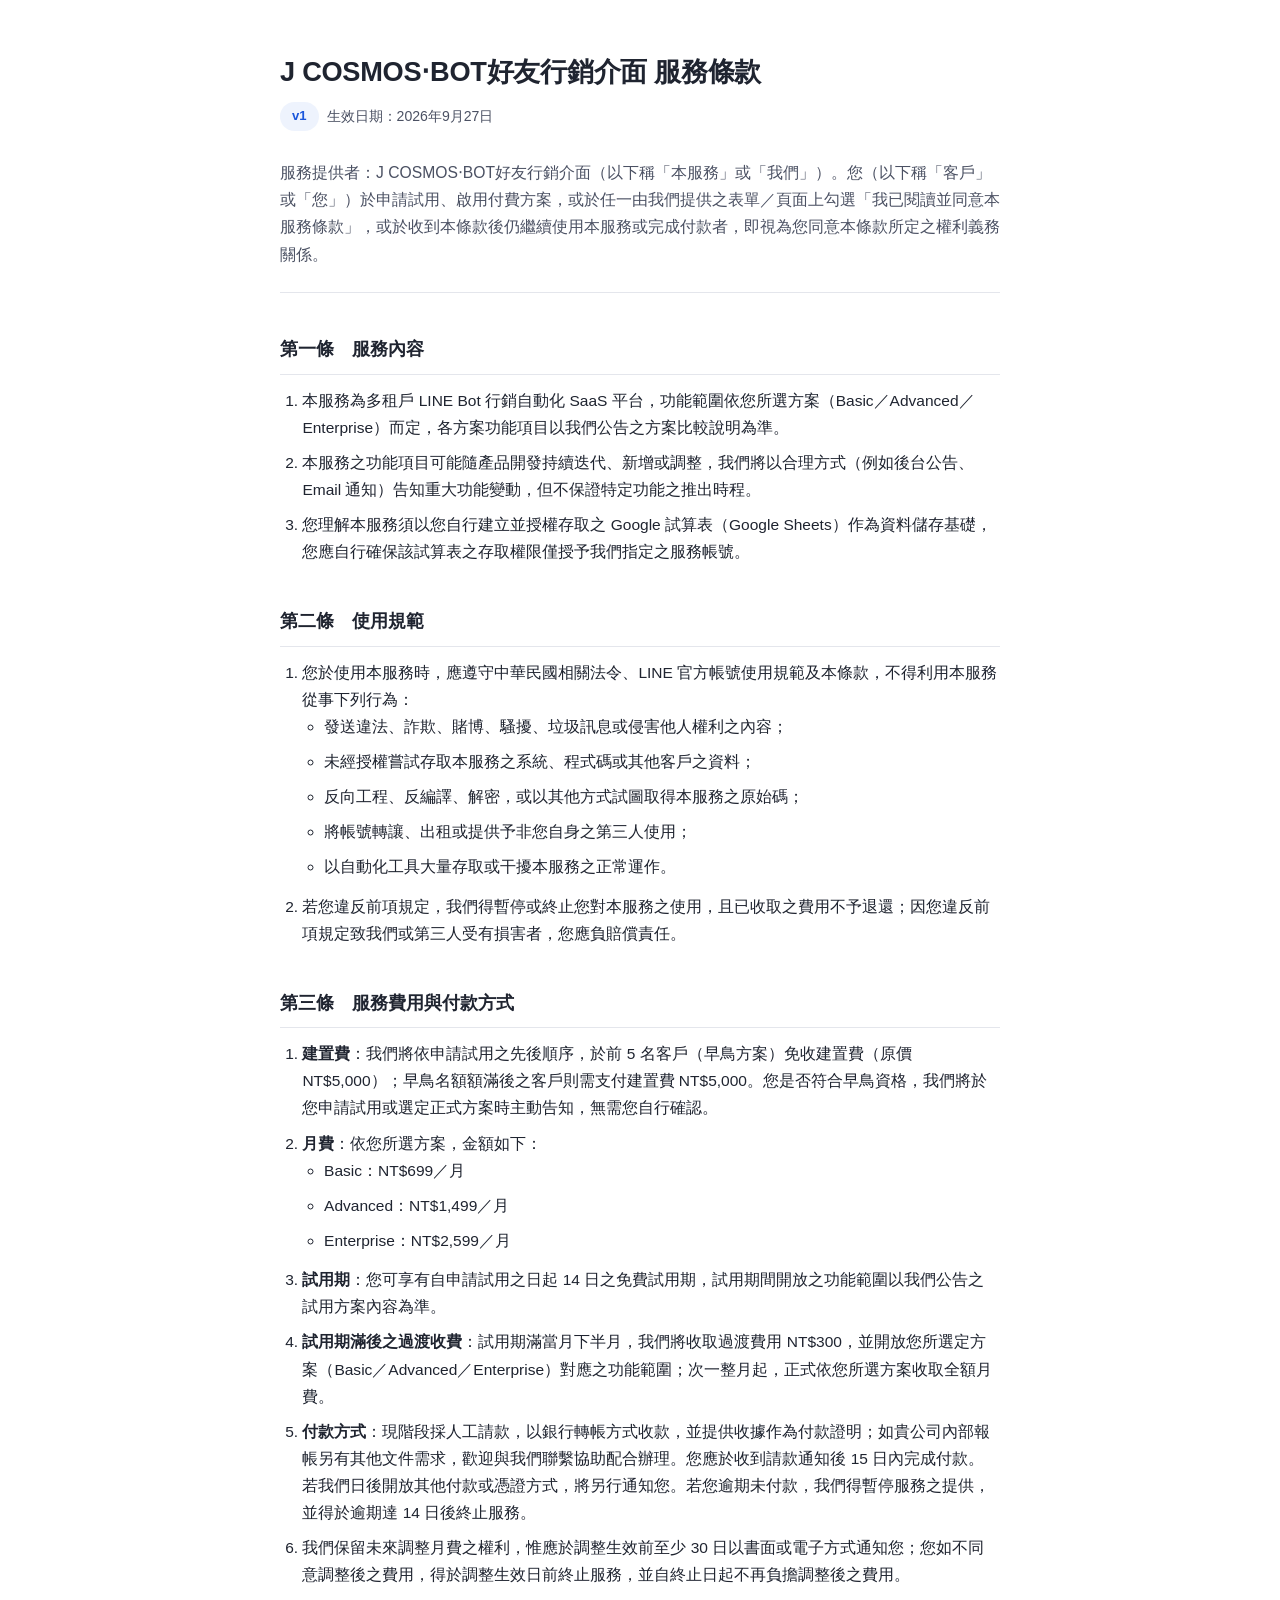
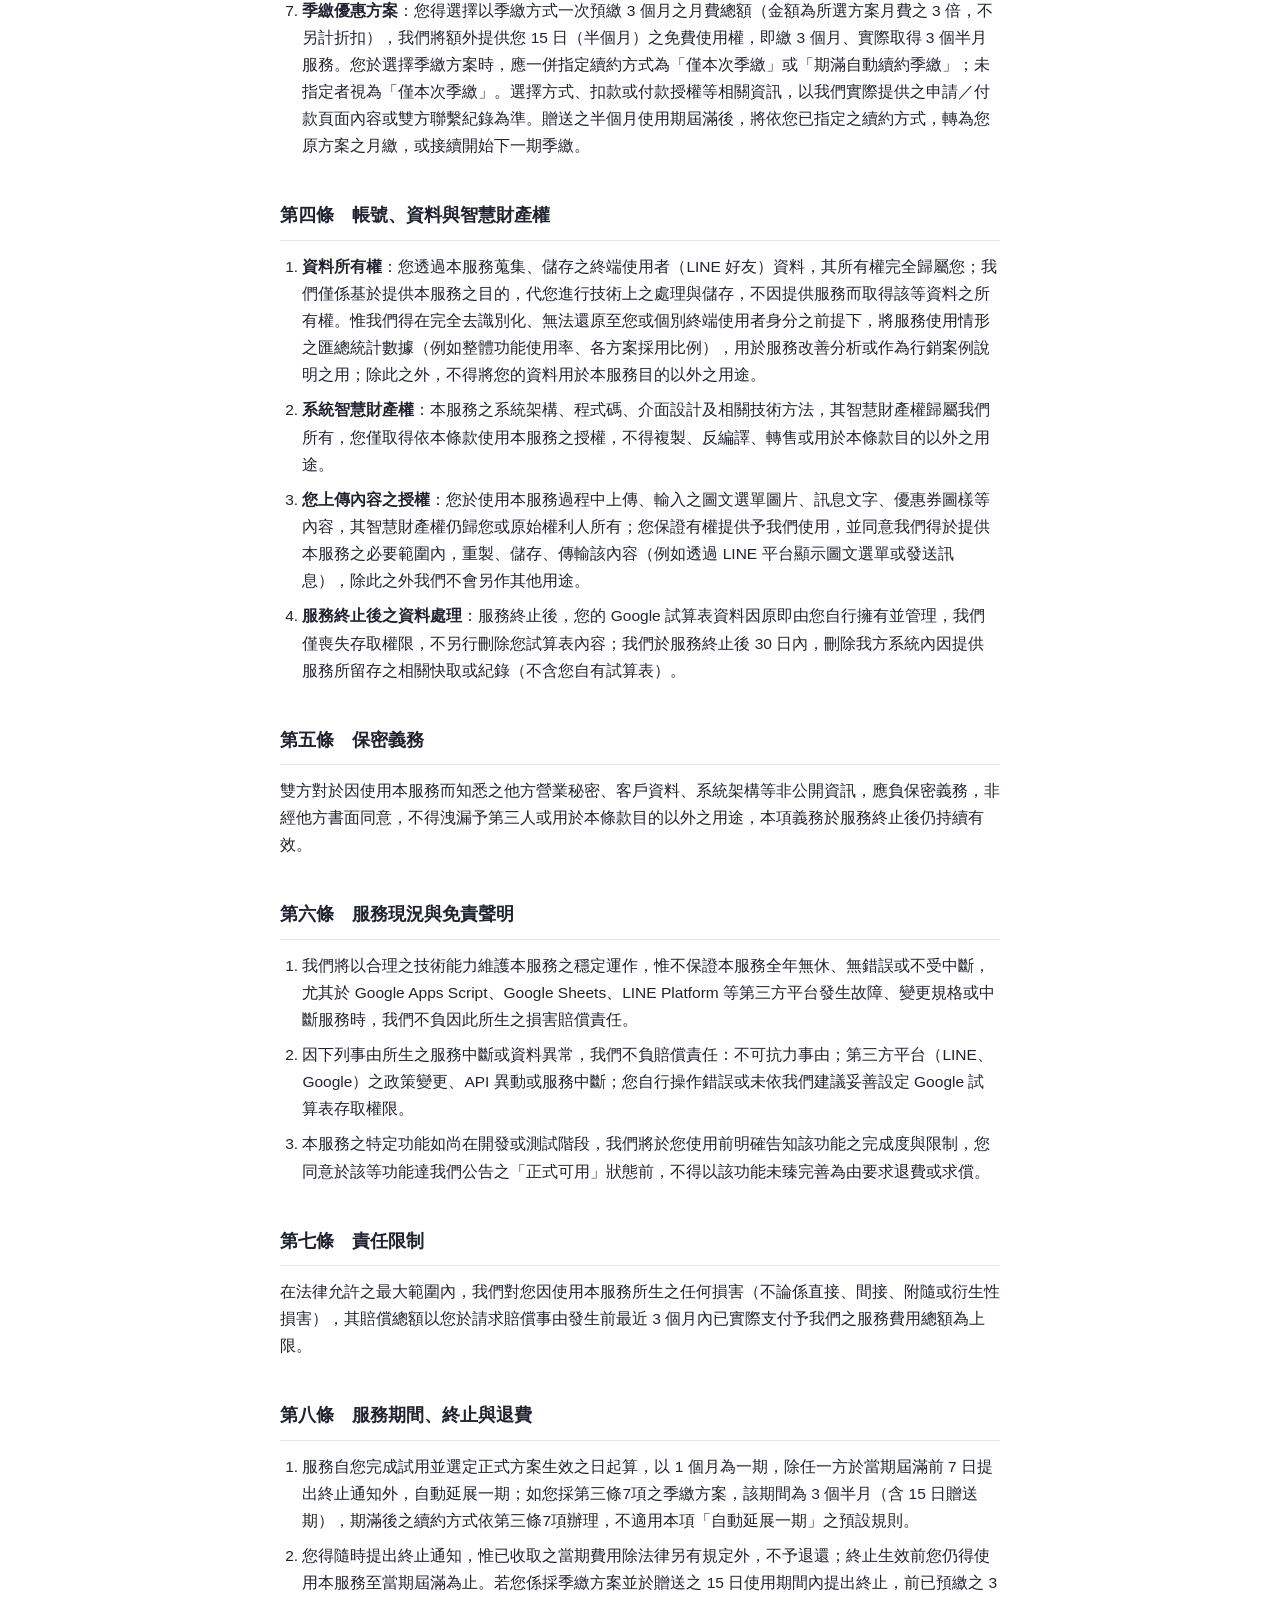
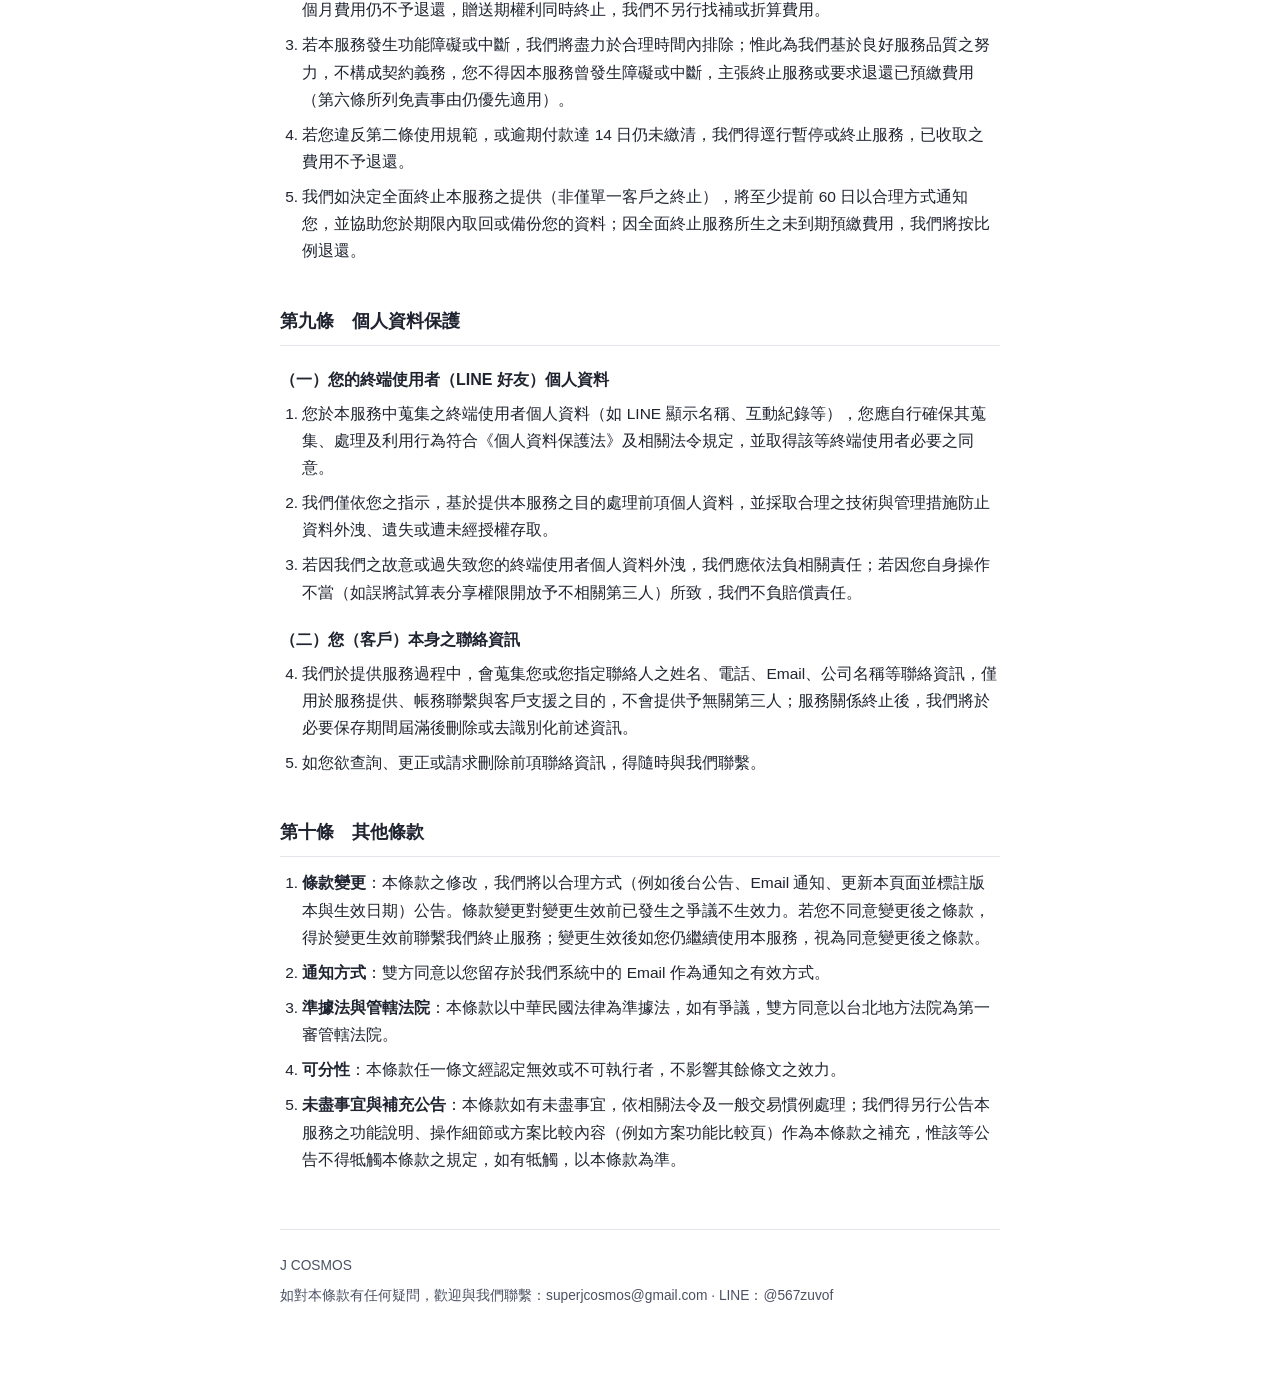
<file: terms.html>
<!DOCTYPE html>
<html lang="zh-Hant">
<head>
<meta charset="UTF-8">
<meta name="viewport" content="width=device-width, initial-scale=1.0">
<title>服務條款｜J COSMOS‧BOT好友行銷介面</title>
<style>
  :root{
    --ink:#1f2430;
    --ink-soft:#4b5163;
    --bg:#ffffff;
    --line:#e4e6ec;
    --accent:#1a56db;
    --accent-soft:#eef3fd;
    --warn:#8a5a00;
    --warn-bg:#fbf0dc;
  }
  *{box-sizing:border-box;}
  body{
    margin:0;
    background:var(--bg);
    color:var(--ink);
    font-family:"Noto Sans TC","PingFang TC","Microsoft JhengHei",-apple-system,BlinkMacSystemFont,"Segoe UI",sans-serif;
    line-height:1.75;
    padding:0 20px;
  }
  .wrap{max-width:720px; margin:0 auto; padding:48px 0 72px;}

  h1{font-size:1.7rem; margin:0 0 6px; letter-spacing:-0.01em;}
  .version-line{
    font-size:0.88rem; color:var(--ink-soft);
    display:flex; gap:8px; flex-wrap:wrap; align-items:center;
    margin-bottom:28px;
  }
  .version-badge{
    background:var(--accent-soft); color:var(--accent);
    border-radius:999px; padding:3px 12px; font-weight:600; font-size:0.82rem;
  }

  .intro{
    font-size:0.98rem; color:var(--ink-soft);
    padding-bottom:24px; margin-bottom:32px;
    border-bottom:1px solid var(--line);
  }

  h2{
    font-size:1.15rem;
    margin:40px 0 12px;
    padding-bottom:8px;
    border-bottom:1px solid var(--line);
  }
  h3{font-size:1rem; margin:20px 0 6px;}
  p{margin:0 0 12px; font-size:0.97rem;}
  ol, ul{margin:0 0 12px; padding-left:1.4em;}
  ol > li, ul > li{margin-bottom:8px; font-size:0.97rem;}
  a{color:var(--accent);}

  .callout{
    background:var(--warn-bg); color:var(--warn);
    border-radius:10px; padding:12px 16px;
    font-size:0.9rem; margin:16px 0;
  }

  footer{
    margin-top:56px; padding-top:24px; border-top:1px solid var(--line);
    color:var(--ink-soft); font-size:0.86rem;
    display:flex; flex-direction:column; gap:6px;
  }
  footer a{color:var(--ink-soft); text-decoration:underline;}

  @media (max-width:480px){
    .wrap{padding:32px 0 56px;}
    h1{font-size:1.4rem;}
  }
</style>
</head>
<body>
<div class="wrap">

  <h1>J COSMOS‧BOT好友行銷介面 服務條款</h1>
  <div class="version-line">
    <span class="version-badge">v1</span>
    <span>生效日期：2026年9月27日</span>
  </div>

  <p class="intro">
    服務提供者：J COSMOS‧BOT好友行銷介面（以下稱「本服務」或「我們」）。您（以下稱「客戶」或「您」）於申請試用、啟用付費方案，或於任一由我們提供之表單／頁面上勾選「我已閱讀並同意本服務條款」，或於收到本條款後仍繼續使用本服務或完成付款者，即視為您同意本條款所定之權利義務關係。
  </p>

  <h2>第一條　服務內容</h2>
  <ol>
    <li>本服務為多租戶 LINE Bot 行銷自動化 SaaS 平台，功能範圍依您所選方案（Basic／Advanced／Enterprise）而定，各方案功能項目以我們公告之方案比較說明為準。</li>
    <li>本服務之功能項目可能隨產品開發持續迭代、新增或調整，我們將以合理方式（例如後台公告、Email 通知）告知重大功能變動，但不保證特定功能之推出時程。</li>
    <li>您理解本服務須以您自行建立並授權存取之 Google 試算表（Google Sheets）作為資料儲存基礎，您應自行確保該試算表之存取權限僅授予我們指定之服務帳號。</li>
  </ol>

  <h2>第二條　使用規範</h2>
  <ol>
    <li>您於使用本服務時，應遵守中華民國相關法令、LINE 官方帳號使用規範及本條款，不得利用本服務從事下列行為：
      <ul>
        <li>發送違法、詐欺、賭博、騷擾、垃圾訊息或侵害他人權利之內容；</li>
        <li>未經授權嘗試存取本服務之系統、程式碼或其他客戶之資料；</li>
        <li>反向工程、反編譯、解密，或以其他方式試圖取得本服務之原始碼；</li>
        <li>將帳號轉讓、出租或提供予非您自身之第三人使用；</li>
        <li>以自動化工具大量存取或干擾本服務之正常運作。</li>
      </ul>
    </li>
    <li>若您違反前項規定，我們得暫停或終止您對本服務之使用，且已收取之費用不予退還；因您違反前項規定致我們或第三人受有損害者，您應負賠償責任。</li>
  </ol>

  <h2>第三條　服務費用與付款方式</h2>
  <ol>
    <li><b>建置費</b>：我們將依申請試用之先後順序，於前 5 名客戶（早鳥方案）免收建置費（原價 NT$5,000）；早鳥名額額滿後之客戶則需支付建置費 NT$5,000。您是否符合早鳥資格，我們將於您申請試用或選定正式方案時主動告知，無需您自行確認。</li>
    <li><b>月費</b>：依您所選方案，金額如下：
      <ul>
        <li>Basic：NT$699／月</li>
        <li>Advanced：NT$1,499／月</li>
        <li>Enterprise：NT$2,599／月</li>
      </ul>
    </li>
    <li><b>試用期</b>：您可享有自申請試用之日起 14 日之免費試用期，試用期間開放之功能範圍以我們公告之試用方案內容為準。</li>
    <li><b>試用期滿後之過渡收費</b>：試用期滿當月下半月，我們將收取過渡費用 NT$300，並開放您所選定方案（Basic／Advanced／Enterprise）對應之功能範圍；次一整月起，正式依您所選方案收取全額月費。</li>
    <li><b>付款方式</b>：現階段採人工請款，以銀行轉帳方式收款，並提供收據作為付款證明；如貴公司內部報帳另有其他文件需求，歡迎與我們聯繫協助配合辦理。您應於收到請款通知後 15 日內完成付款。若我們日後開放其他付款或憑證方式，將另行通知您。若您逾期未付款，我們得暫停服務之提供，並得於逾期達 14 日後終止服務。</li>
    <li>我們保留未來調整月費之權利，惟應於調整生效前至少 30 日以書面或電子方式通知您；您如不同意調整後之費用，得於調整生效日前終止服務，並自終止日起不再負擔調整後之費用。</li>
    <li><b>季繳優惠方案</b>：您得選擇以季繳方式一次預繳 3 個月之月費總額（金額為所選方案月費之 3 倍，不另計折扣），我們將額外提供您 15 日（半個月）之免費使用權，即繳 3 個月、實際取得 3 個半月服務。您於選擇季繳方案時，應一併指定續約方式為「僅本次季繳」或「期滿自動續約季繳」；未指定者視為「僅本次季繳」。選擇方式、扣款或付款授權等相關資訊，以我們實際提供之申請／付款頁面內容或雙方聯繫紀錄為準。贈送之半個月使用期屆滿後，將依您已指定之續約方式，轉為您原方案之月繳，或接續開始下一期季繳。</li>
  </ol>

  <h2>第四條　帳號、資料與智慧財產權</h2>
  <ol>
    <li><b>資料所有權</b>：您透過本服務蒐集、儲存之終端使用者（LINE 好友）資料，其所有權完全歸屬您；我們僅係基於提供本服務之目的，代您進行技術上之處理與儲存，不因提供服務而取得該等資料之所有權。惟我們得在完全去識別化、無法還原至您或個別終端使用者身分之前提下，將服務使用情形之匯總統計數據（例如整體功能使用率、各方案採用比例），用於服務改善分析或作為行銷案例說明之用；除此之外，不得將您的資料用於本服務目的以外之用途。</li>
    <li><b>系統智慧財產權</b>：本服務之系統架構、程式碼、介面設計及相關技術方法，其智慧財產權歸屬我們所有，您僅取得依本條款使用本服務之授權，不得複製、反編譯、轉售或用於本條款目的以外之用途。</li>
    <li><b>您上傳內容之授權</b>：您於使用本服務過程中上傳、輸入之圖文選單圖片、訊息文字、優惠券圖樣等內容，其智慧財產權仍歸您或原始權利人所有；您保證有權提供予我們使用，並同意我們得於提供本服務之必要範圍內，重製、儲存、傳輸該內容（例如透過 LINE 平台顯示圖文選單或發送訊息），除此之外我們不會另作其他用途。</li>
    <li><b>服務終止後之資料處理</b>：服務終止後，您的 Google 試算表資料因原即由您自行擁有並管理，我們僅喪失存取權限，不另行刪除您試算表內容；我們於服務終止後 30 日內，刪除我方系統內因提供服務所留存之相關快取或紀錄（不含您自有試算表）。</li>
  </ol>

  <h2>第五條　保密義務</h2>
  <p>雙方對於因使用本服務而知悉之他方營業秘密、客戶資料、系統架構等非公開資訊，應負保密義務，非經他方書面同意，不得洩漏予第三人或用於本條款目的以外之用途，本項義務於服務終止後仍持續有效。</p>

  <h2>第六條　服務現況與免責聲明</h2>
  <ol>
    <li>我們將以合理之技術能力維護本服務之穩定運作，惟不保證本服務全年無休、無錯誤或不受中斷，尤其於 Google Apps Script、Google Sheets、LINE Platform 等第三方平台發生故障、變更規格或中斷服務時，我們不負因此所生之損害賠償責任。</li>
    <li>因下列事由所生之服務中斷或資料異常，我們不負賠償責任：不可抗力事由；第三方平台（LINE、Google）之政策變更、API 異動或服務中斷；您自行操作錯誤或未依我們建議妥善設定 Google 試算表存取權限。</li>
    <li>本服務之特定功能如尚在開發或測試階段，我們將於您使用前明確告知該功能之完成度與限制，您同意於該等功能達我們公告之「正式可用」狀態前，不得以該功能未臻完善為由要求退費或求償。</li>
  </ol>

  <h2>第七條　責任限制</h2>
  <p>在法律允許之最大範圍內，我們對您因使用本服務所生之任何損害（不論係直接、間接、附隨或衍生性損害），其賠償總額以您於請求賠償事由發生前最近 3 個月內已實際支付予我們之服務費用總額為上限。</p>

  <h2>第八條　服務期間、終止與退費</h2>
  <ol>
    <li>服務自您完成試用並選定正式方案生效之日起算，以 1 個月為一期，除任一方於當期屆滿前 7 日提出終止通知外，自動延展一期；如您採第三條7項之季繳方案，該期間為 3 個半月（含 15 日贈送期），期滿後之續約方式依第三條7項辦理，不適用本項「自動延展一期」之預設規則。</li>
    <li>您得隨時提出終止通知，惟已收取之當期費用除法律另有規定外，不予退還；終止生效前您仍得使用本服務至當期屆滿為止。若您係採季繳方案並於贈送之 15 日使用期間內提出終止，前已預繳之 3 個月費用仍不予退還，贈送期權利同時終止，我們不另行找補或折算費用。</li>
    <li>若本服務發生功能障礙或中斷，我們將盡力於合理時間內排除；惟此為我們基於良好服務品質之努力，不構成契約義務，您不得因本服務曾發生障礙或中斷，主張終止服務或要求退還已預繳費用（第六條所列免責事由仍優先適用）。</li>
    <li>若您違反第二條使用規範，或逾期付款達 14 日仍未繳清，我們得逕行暫停或終止服務，已收取之費用不予退還。</li>
    <li>我們如決定全面終止本服務之提供（非僅單一客戶之終止），將至少提前 60 日以合理方式通知您，並協助您於期限內取回或備份您的資料；因全面終止服務所生之未到期預繳費用，我們將按比例退還。</li>
  </ol>

  <h2>第九條　個人資料保護</h2>
  <h3>（一）您的終端使用者（LINE 好友）個人資料</h3>
  <ol>
    <li>您於本服務中蒐集之終端使用者個人資料（如 LINE 顯示名稱、互動紀錄等），您應自行確保其蒐集、處理及利用行為符合《個人資料保護法》及相關法令規定，並取得該等終端使用者必要之同意。</li>
    <li>我們僅依您之指示，基於提供本服務之目的處理前項個人資料，並採取合理之技術與管理措施防止資料外洩、遺失或遭未經授權存取。</li>
    <li>若因我們之故意或過失致您的終端使用者個人資料外洩，我們應依法負相關責任；若因您自身操作不當（如誤將試算表分享權限開放予不相關第三人）所致，我們不負賠償責任。</li>
  </ol>
  <h3>（二）您（客戶）本身之聯絡資訊</h3>
  <ol start="4">
    <li>我們於提供服務過程中，會蒐集您或您指定聯絡人之姓名、電話、Email、公司名稱等聯絡資訊，僅用於服務提供、帳務聯繫與客戶支援之目的，不會提供予無關第三人；服務關係終止後，我們將於必要保存期間屆滿後刪除或去識別化前述資訊。</li>
    <li>如您欲查詢、更正或請求刪除前項聯絡資訊，得隨時與我們聯繫。</li>
  </ol>

  <h2>第十條　其他條款</h2>
  <ol>
    <li><b>條款變更</b>：本條款之修改，我們將以合理方式（例如後台公告、Email 通知、更新本頁面並標註版本與生效日期）公告。條款變更對變更生效前已發生之爭議不生效力。若您不同意變更後之條款，得於變更生效前聯繫我們終止服務；變更生效後如您仍繼續使用本服務，視為同意變更後之條款。</li>
    <li><b>通知方式</b>：雙方同意以您留存於我們系統中的 Email 作為通知之有效方式。</li>
    <li><b>準據法與管轄法院</b>：本條款以中華民國法律為準據法，如有爭議，雙方同意以台北地方法院為第一審管轄法院。</li>
    <li><b>可分性</b>：本條款任一條文經認定無效或不可執行者，不影響其餘條文之效力。</li>
    <li><b>未盡事宜與補充公告</b>：本條款如有未盡事宜，依相關法令及一般交易慣例處理；我們得另行公告本服務之功能說明、操作細節或方案比較內容（例如方案功能比較頁）作為本條款之補充，惟該等公告不得牴觸本條款之規定，如有牴觸，以本條款為準。</li>
  </ol>

  <footer>
    <span>J COSMOS</span>
    <span>如對本條款有任何疑問，歡迎與我們聯繫：superjcosmos@gmail.com · LINE：@567zuvof</span>
  </footer>

</div>
</body>
</html>
</file>
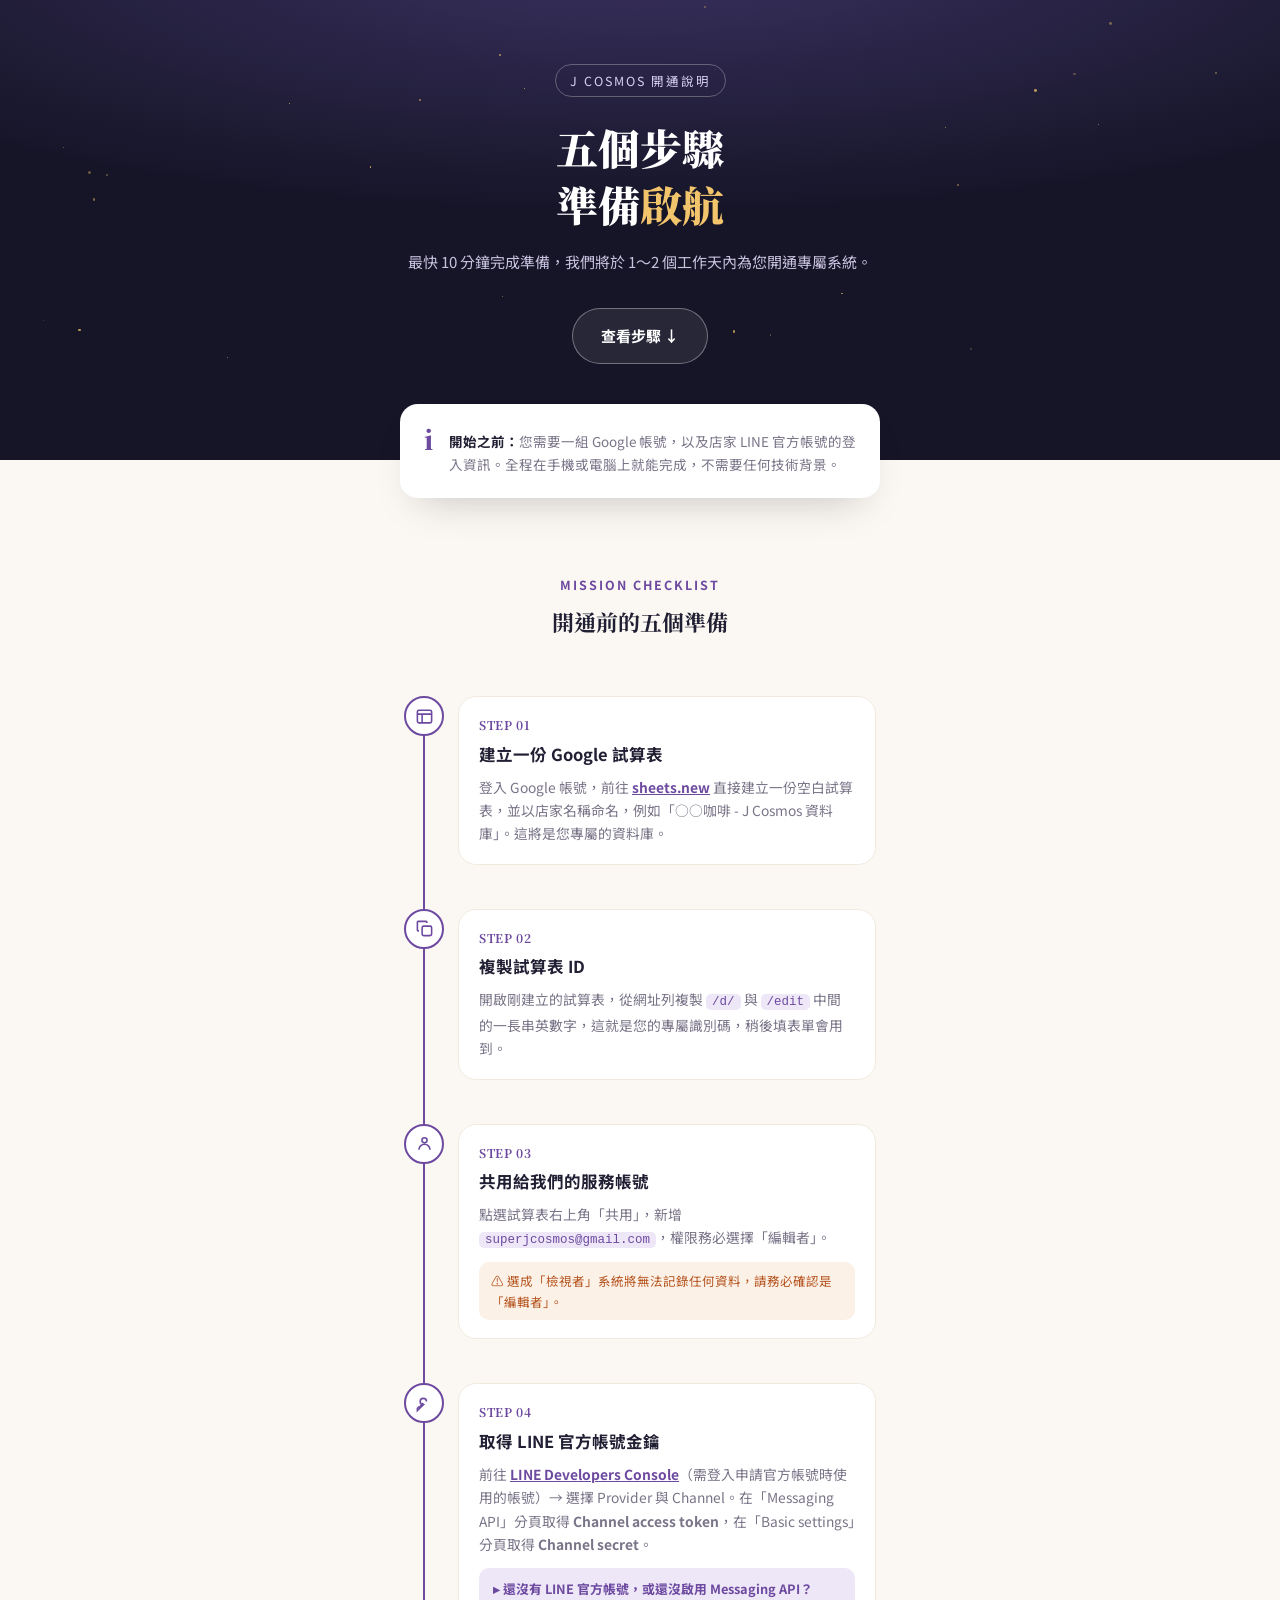
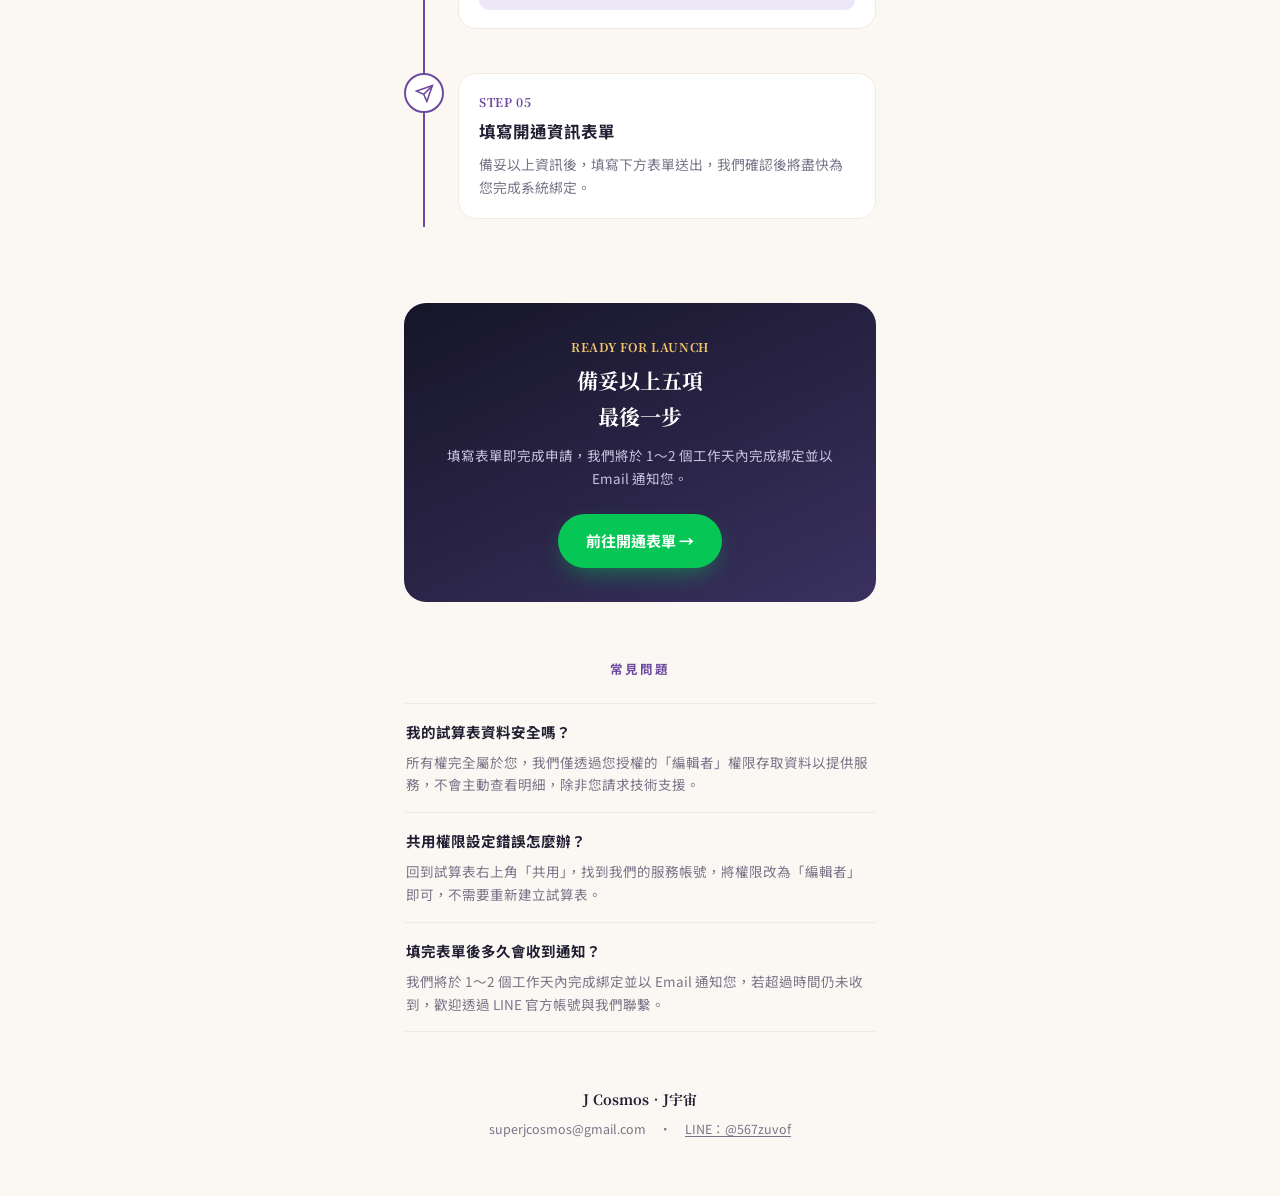
<file: trial.html>
<!DOCTYPE html>
<html lang="zh-Hant">
<head>
<meta charset="UTF-8">
<meta name="viewport" content="width=device-width, initial-scale=1.0">
<title>準備啟航 — J Cosmos 開通說明</title>
<link rel="icon" type="image/png" href="favicon.png">
<link rel="preconnect" href="https://fonts.googleapis.com">
<link rel="preconnect" href="https://fonts.gstatic.com" crossorigin>
<link href="https://fonts.googleapis.com/css2?family=Noto+Serif+TC:wght@600;900&family=Noto+Sans+TC:wght@400;500;700&display=swap" rel="stylesheet">
<style>
  :root{
    --space-deep:#161528;
    --space-mid:#3a3160;
    --paper:#FBF8F3;
    --paper-edge:#F1EBDF;
    --purple:#6D4AA0;
    --purple-light:#EEE7F7;
    --line-green:#06C755;
    --ink:#211F33;
    --muted:#7A7488;
    --star:#F2C46B;
    --radius:18px;
  }
  *{box-sizing:border-box;}
  html{scroll-behavior:smooth;}
  body{
    margin:0;
    background:var(--paper);
    color:var(--ink);
    font-family:'Noto Sans TC', sans-serif;
    line-height:1.7;
    -webkit-font-smoothing:antialiased;
  }
  a{color:inherit;}
  .serif{font-family:'Noto Serif TC', serif;}

  /* ── Hero ── */
  .hero{
    position:relative;
    background:radial-gradient(120% 90% at 50% -10%, var(--space-mid) 0%, var(--space-deep) 62%);
    color:#fff;
    padding:64px 24px 96px;
    overflow:hidden;
    text-align:center;
  }
  .stars{position:absolute; inset:0; pointer-events:none;}
  .stars span{
    position:absolute;
    width:3px;height:3px;
    background:var(--star);
    border-radius:50%;
    opacity:.75;
  }
  .hero-inner{position:relative; max-width:480px; margin:0 auto;}
  .eyebrow{
    display:inline-block;
    font-size:12.5px;
    letter-spacing:.16em;
    color:#D8CFF2;
    border:1px solid rgba(255,255,255,.28);
    border-radius:999px;
    padding:5px 14px;
    margin-bottom:22px;
  }
  .hero h1{
    font-size:clamp(30px,7vw,42px);
    font-weight:900;
    line-height:1.35;
    margin:0 0 16px;
  }
  .hero h1 em{
    font-style:normal;
    color:var(--star);
  }
  .hero p{
    font-size:15px;
    color:#C9C3E0;
    margin:0 0 34px;
  }
  .btn{
    display:inline-flex;
    align-items:center;
    gap:8px;
    font-family:'Noto Sans TC', sans-serif;
    font-weight:700;
    font-size:15px;
    text-decoration:none;
    border-radius:999px;
    padding:14px 28px;
    border:none;
    cursor:pointer;
    transition:transform .15s ease, box-shadow .15s ease;
  }
  .btn:active{transform:scale(.97);}
  .btn-ghost{
    background:rgba(255,255,255,.08);
    color:#fff;
    border:1px solid rgba(255,255,255,.35);
  }
  .btn-primary{
    background:var(--line-green);
    color:#fff;
    box-shadow:0 10px 24px -8px rgba(6,199,85,.55);
  }
  .btn-primary:focus-visible, .btn-ghost:focus-visible{
    outline:3px solid var(--star);
    outline-offset:2px;
  }

  /* ── Intro strip ── */
  .intro{
    max-width:480px;
    margin:-56px auto 0;
    background:#fff;
    border-radius:var(--radius);
    padding:22px 24px;
    box-shadow:0 20px 40px -20px rgba(22,21,40,.25);
    position:relative;
    z-index:2;
    display:flex;
    gap:16px;
    align-items:flex-start;
  }
  .intro .num{
    font-family:'Noto Serif TC', serif;
    font-weight:900;
    font-size:26px;
    color:var(--purple);
    line-height:1;
  }
  .intro p{margin:4px 0 0; font-size:13.5px; color:var(--muted);}
  .intro strong{color:var(--ink);}

  /* ── Steps ── */
  .steps-section{
    max-width:520px;
    margin:0 auto;
    padding:76px 24px 20px;
    position:relative;
  }
  .steps-section h2{
    font-size:12.5px;
    letter-spacing:.16em;
    color:var(--purple);
    text-align:center;
    margin:0 0 8px;
  }
  .steps-section .lead{
    font-family:'Noto Serif TC', serif;
    font-weight:700;
    font-size:22px;
    text-align:center;
    margin:0 0 56px;
  }

  .track{
    position:relative;
    padding-left:54px;
  }
  .track::before{
    content:'';
    position:absolute;
    left:19px; top:8px; bottom:8px;
    width:2px;
    background:var(--paper-edge);
  }
  .track-line{
    position:absolute;
    left:19px; top:8px;
    width:2px;
    background:var(--purple);
    height:0%;
    transition:height 1.1s cubic-bezier(.2,.7,.2,1);
  }

  .step{
    position:relative;
    margin-bottom:44px;
    opacity:0;
    transform:translateY(14px);
    transition:opacity .6s ease, transform .6s ease;
  }
  .step.in{opacity:1; transform:translateY(0);}
  .step:last-child{margin-bottom:0;}

  .step-dot{
    position:absolute;
    left:-54px; top:0;
    width:40px;height:40px;
    border-radius:50%;
    background:#fff;
    border:2px solid var(--purple);
    display:flex; align-items:center; justify-content:center;
    color:var(--purple);
  }
  .step-dot svg{width:19px; height:19px;}

  .step-card{
    background:#fff;
    border:1px solid var(--paper-edge);
    border-radius:var(--radius);
    padding:18px 20px;
  }
  .step-tag{
    font-family:'Noto Serif TC', serif;
    font-size:12px;
    color:var(--purple);
    font-weight:700;
    letter-spacing:.05em;
    margin-bottom:4px;
  }
  .step-card h3{
    margin:0 0 8px;
    font-size:16.5px;
    font-weight:700;
  }
  .step-card p{
    margin:0;
    font-size:13.8px;
    color:var(--muted);
  }
  .step-card code{
    background:var(--purple-light);
    color:var(--purple);
    padding:1px 6px;
    border-radius:5px;
    font-size:12.5px;
  }
  .step-card .warn{
    margin-top:10px;
    font-size:12.5px;
    color:#B5541F;
    background:#FCF1E7;
    border-radius:10px;
    padding:8px 12px;
  }
  .step-card details{
    margin-top:12px;
    background:var(--purple-light);
    border-radius:10px;
    padding:10px 14px;
  }
  .step-card details summary{
    font-size:12.8px;
    font-weight:700;
    color:var(--purple);
    cursor:pointer;
    list-style:none;
  }
  .step-card details summary::-webkit-details-marker{display:none;}
  .step-card details summary::before{
    content:'▸ ';
  }
  .step-card details[open] summary::before{
    content:'▾ ';
  }
  .step-card details ol{
    margin:10px 0 2px;
    padding-left:18px;
    font-size:12.8px;
    color:var(--ink);
  }
  .step-card details ol li{
    margin-bottom:8px;
    line-height:1.6;
  }
  .step-card details a{
    color:var(--purple);
    font-weight:700;
  }

  /* ── CTA card ── */
  .cta{
    max-width:520px;
    margin:64px auto 0;
    padding:0 24px;
  }
  .cta-inner{
    background:linear-gradient(155deg, var(--space-deep), var(--space-mid));
    color:#fff;
    border-radius:22px;
    padding:34px 26px;
    text-align:center;
  }
  .cta-inner .step-tag{color:var(--star);}
  .cta-inner h3{
    font-family:'Noto Serif TC', serif;
    font-size:21px;
    margin:6px 0 10px;
  }
  .cta-inner p{
    font-size:13.5px;
    color:#C9C3E0;
    margin:0 0 24px;
  }

  /* ── FAQ ── */
  .faq{
    max-width:520px;
    margin:56px auto 0;
    padding:0 24px;
  }
  .faq h2{
    font-size:12.5px;
    letter-spacing:.16em;
    color:var(--purple);
    text-align:center;
    margin:0 0 24px;
  }
  .faq-item{
    border-top:1px solid var(--paper-edge);
    padding:16px 2px;
  }
  .faq-item:last-child{border-bottom:1px solid var(--paper-edge);}
  .faq-item .q{
    font-weight:700;
    font-size:14.5px;
    margin-bottom:6px;
  }
  .faq-item .a{
    font-size:13.5px;
    color:var(--muted);
    margin:0;
  }

  /* ── Footer ── */
  footer{
    text-align:center;
    padding:56px 24px 60px;
    color:var(--muted);
    font-size:12.5px;
  }
  footer .brand{
    font-family:'Noto Serif TC', serif;
    font-weight:700;
    font-size:14px;
    color:var(--ink);
    margin-bottom:6px;
  }
  footer a{text-decoration:underline; text-underline-offset:2px;}

  @media (prefers-reduced-motion: reduce){
    html{scroll-behavior:auto;}
    .step, .track-line{transition:none !important;}
  }
</style>
</head>
<body>

<section class="hero">
  <div class="stars" id="stars"></div>
  <div class="hero-inner">
    <span class="eyebrow">J COSMOS 開通說明</span>
    <h1 class="serif">五個步驟<br>準備<em>啟航</em></h1>
    <p>最快 10 分鐘完成準備，我們將於 1～2 個工作天內為您開通專屬系統。</p>
    <a href="#steps" class="btn btn-ghost">查看步驟 ↓</a>
  </div>
</section>

<div class="intro">
  <div class="num serif">i</div>
  <p><strong>開始之前：</strong>您需要一組 Google 帳號，以及店家 LINE 官方帳號的登入資訊。全程在手機或電腦上就能完成，不需要任何技術背景。</p>
</div>

<section class="steps-section" id="steps">
  <h2>MISSION CHECKLIST</h2>
  <p class="lead serif">開通前的五個準備</p>

  <div class="track">
    <div class="track-line" id="trackLine"></div>

    <div class="step" data-step>
      <div class="step-dot">
        <svg viewBox="0 0 24 24" fill="none" stroke="currentColor" stroke-width="2"><rect x="3" y="4" width="18" height="16" rx="2"/><path d="M3 9h18M9 9v11"/></svg>
      </div>
      <div class="step-card">
        <div class="step-tag">STEP 01</div>
        <h3>建立一份 Google 試算表</h3>
        <p>登入 Google 帳號，前往 <a href="https://sheets.new" target="_blank" rel="noopener" style="color:var(--purple); font-weight:700;">sheets.new</a> 直接建立一份空白試算表，並以店家名稱命名，例如「○○咖啡 - J Cosmos 資料庫」。這將是您專屬的資料庫。</p>
      </div>
    </div>

    <div class="step" data-step>
      <div class="step-dot">
        <svg viewBox="0 0 24 24" fill="none" stroke="currentColor" stroke-width="2"><rect x="9" y="9" width="12" height="12" rx="2"/><path d="M5 15H4a1 1 0 0 1-1-1V4a1 1 0 0 1 1-1h10a1 1 0 0 1 1 1v1"/></svg>
      </div>
      <div class="step-card">
        <div class="step-tag">STEP 02</div>
        <h3>複製試算表 ID</h3>
        <p>開啟剛建立的試算表，從網址列複製 <code>/d/</code> 與 <code>/edit</code> 中間的一長串英數字，這就是您的專屬識別碼，稍後填表單會用到。</p>
      </div>
    </div>

    <div class="step" data-step>
      <div class="step-dot">
        <svg viewBox="0 0 24 24" fill="none" stroke="currentColor" stroke-width="2"><circle cx="12" cy="8" r="3.2"/><path d="M5 20c0-3.9 3.1-7 7-7s7 3.1 7 7"/></svg>
      </div>
      <div class="step-card">
        <div class="step-tag">STEP 03</div>
        <h3>共用給我們的服務帳號</h3>
        <p>點選試算表右上角「共用」，新增 <code>superjcosmos@gmail.com</code>，權限務必選擇「編輯者」。</p>
        <div class="warn">⚠️ 選成「檢視者」系統將無法記錄任何資料，請務必確認是「編輯者」。</div>
      </div>
    </div>

    <div class="step" data-step>
      <div class="step-dot">
        <svg viewBox="0 0 24 24" fill="none" stroke="currentColor" stroke-width="2"><path d="M14.5 9.5a4 4 0 1 0-4 4L3 21v-3l1.5-1.5H7V15h2v-2l1.5-1.5"/></svg>
      </div>
      <div class="step-card">
        <div class="step-tag">STEP 04</div>
        <h3>取得 LINE 官方帳號金鑰</h3>
        <p>前往 <a href="https://developers.line.biz/console/" target="_blank" rel="noopener" style="color:var(--purple); font-weight:700;">LINE Developers Console</a>（需登入申請官方帳號時使用的帳號）→ 選擇 Provider 與 Channel。在「Messaging API」分頁取得 <strong>Channel access token</strong>，在「Basic settings」分頁取得 <strong>Channel secret</strong>。</p>
        <details>
          <summary>還沒有 LINE 官方帳號，或還沒啟用 Messaging API？</summary>
          <ol>
            <li>前往 <a href="https://manager.line.biz" target="_blank" rel="noopener">LINE Official Account Manager</a>，用您的 LINE 帳號登入。若還沒有官方帳號，點選「建立帳號」建立一個新的。</li>
            <li>登入後，點右上角「設定」→ 左側選單「Messaging API」→ 點選「啟用 Messaging API」。</li>
            <li>依畫面指示選擇或建立 Provider（服務提供者，填店家或個人名稱即可），完成後畫面會顯示 Channel ID 與 Channel Secret，同時可切換至 LINE Developers Console 繼續設定。</li>
            <li>完成以上後，再依照上方步驟取得 Channel Access Token。</li>
          </ol>
        </details>
      </div>
    </div>

    <div class="step" data-step>
      <div class="step-dot">
        <svg viewBox="0 0 24 24" fill="none" stroke="currentColor" stroke-width="2"><path d="M22 2 11 13"/><path d="M22 2 15 22l-4-9-9-4 20-7Z"/></svg>
      </div>
      <div class="step-card">
        <div class="step-tag">STEP 05</div>
        <h3>填寫開通資訊表單</h3>
        <p>備妥以上資訊後，填寫下方表單送出，我們確認後將盡快為您完成系統綁定。</p>
      </div>
    </div>
  </div>
</section>

<div class="cta">
  <div class="cta-inner">
    <div class="step-tag serif">READY FOR LAUNCH</div>
    <h3>備妥以上五項<br>最後一步</h3>
    <p>填寫表單即完成申請，我們將於 1～2 個工作天內完成綁定並以 Email 通知您。</p>
    <a href="https://docs.google.com/forms/d/e/1FAIpQLSddM3BfsC7-bljIX63367W3qCmjs81umZnYKFfMoLc6rST80A/viewform" target="_blank" rel="noopener" class="btn btn-primary">前往開通表單 →</a>
  </div>
</div>

<section class="faq">
  <h2>常見問題</h2>
  <div class="faq-item">
    <div class="q">我的試算表資料安全嗎？</div>
    <p class="a">所有權完全屬於您，我們僅透過您授權的「編輯者」權限存取資料以提供服務，不會主動查看明細，除非您請求技術支援。</p>
  </div>
  <div class="faq-item">
    <div class="q">共用權限設定錯誤怎麼辦？</div>
    <p class="a">回到試算表右上角「共用」，找到我們的服務帳號，將權限改為「編輯者」即可，不需要重新建立試算表。</p>
  </div>
  <div class="faq-item">
    <div class="q">填完表單後多久會收到通知？</div>
    <p class="a">我們將於 1～2 個工作天內完成綁定並以 Email 通知您，若超過時間仍未收到，歡迎透過 LINE 官方帳號與我們聯繫。</p>
  </div>
</section>

<footer>
  <div class="brand">J Cosmos‧J宇宙</div>
  <div>superjcosmos@gmail.com　·　<a href="https://line.me/R/ti/p/@567zuvof">LINE：@567zuvof</a></div>
</footer>

<script>
  // 星空裝飾（純視覺，不影響版面）
  (function(){
    var container = document.getElementById('stars');
    var n = 26;
    for (var i = 0; i < n; i++) {
      var s = document.createElement('span');
      s.style.left = Math.random() * 100 + '%';
      s.style.top  = Math.random() * 78 + '%';
      s.style.opacity = (0.25 + Math.random() * 0.6).toFixed(2);
      var size = (1 + Math.random() * 2).toFixed(1);
      s.style.width = size + 'px';
      s.style.height = size + 'px';
      container.appendChild(s);
    }
  })();

  // 步驟卡片滾動淡入 + 軌道線繪製
  (function(){
    var steps = document.querySelectorAll('[data-step]');
    var trackLine = document.getElementById('trackLine');
    var track = document.querySelector('.track');

    if (!('IntersectionObserver' in window)) {
      steps.forEach(function(el){ el.classList.add('in'); });
      if (trackLine) trackLine.style.height = '100%';
      return;
    }

    var maxIn = 0;
    var observer = new IntersectionObserver(function(entries){
      entries.forEach(function(entry){
        if (entry.isIntersecting) {
          entry.target.classList.add('in');
          var idx = Array.prototype.indexOf.call(steps, entry.target);
          if (idx + 1 > maxIn) {
            maxIn = idx + 1;
            var pct = (maxIn / steps.length) * 100;
            if (trackLine) trackLine.style.height = pct + '%';
          }
        }
      });
    }, { threshold: 0.35 });

    steps.forEach(function(el){ observer.observe(el); });
  })();
</script>

</body>
</html>
</file>
